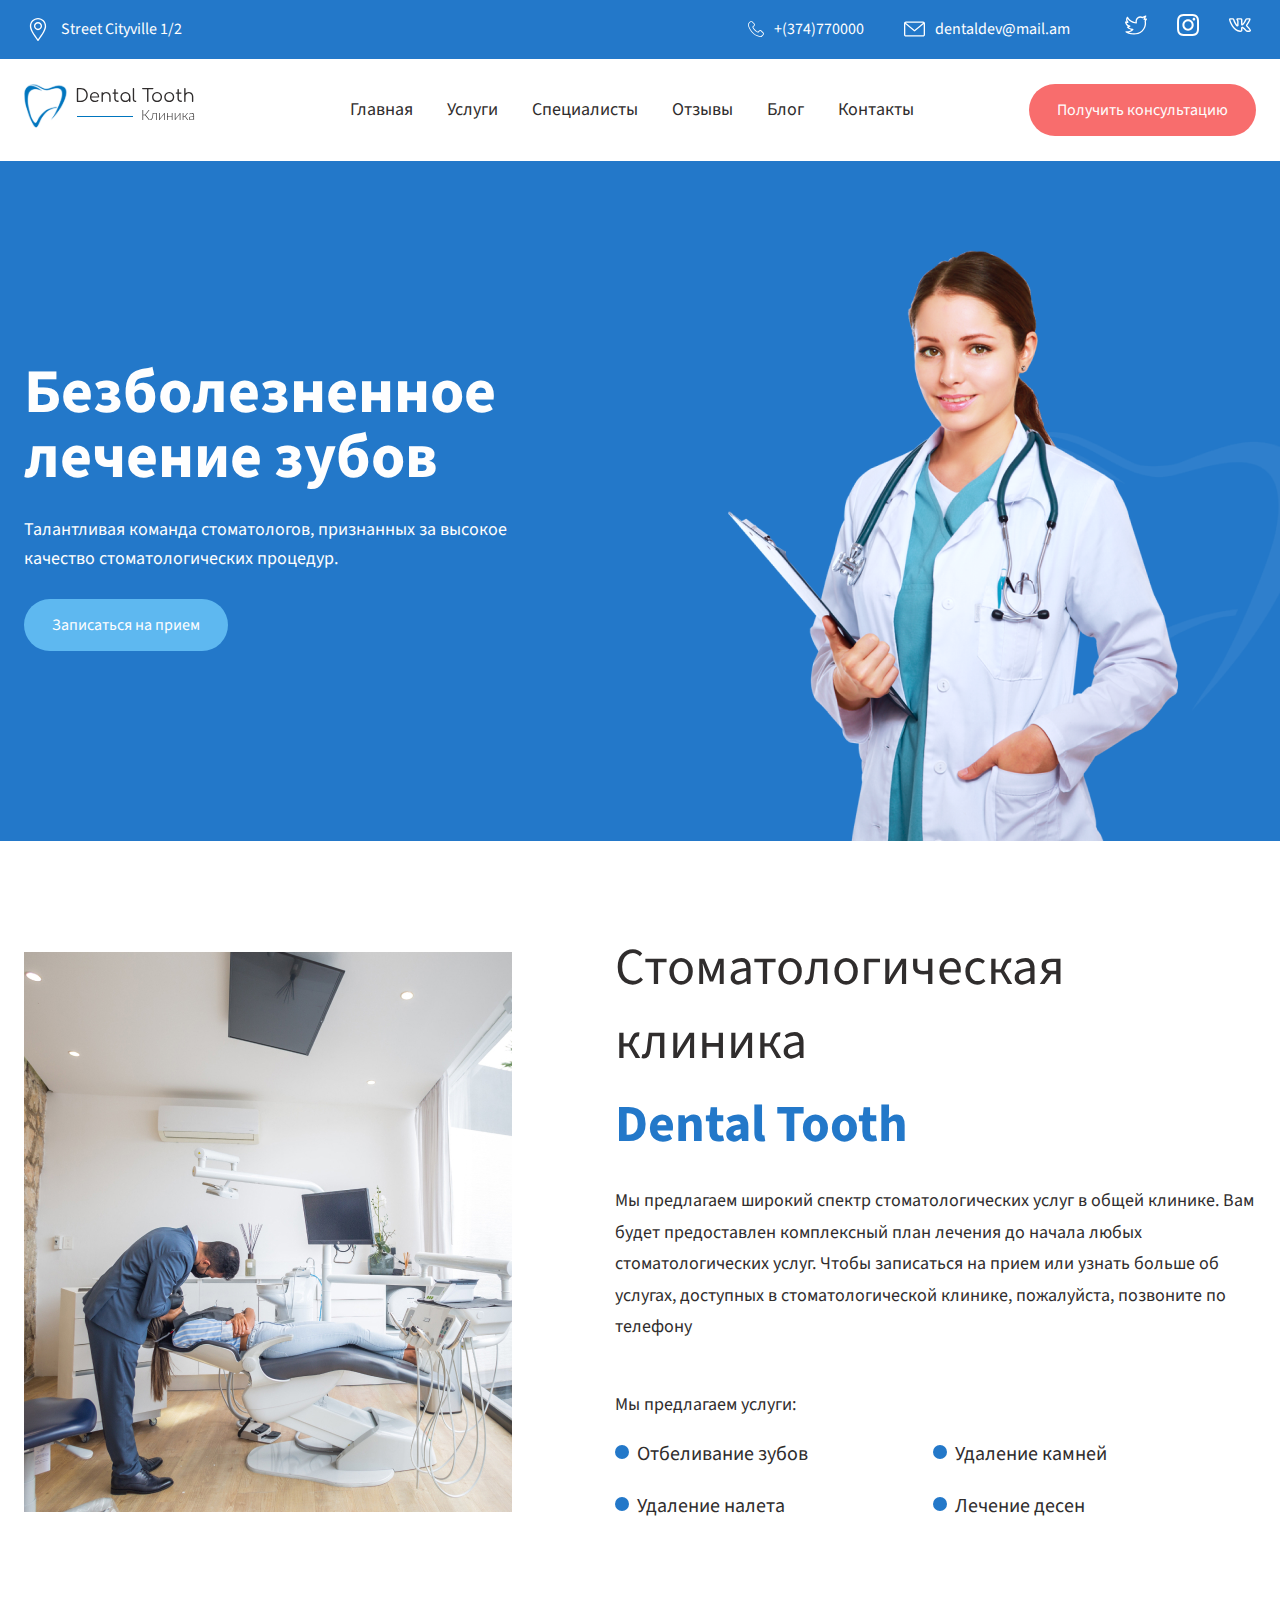
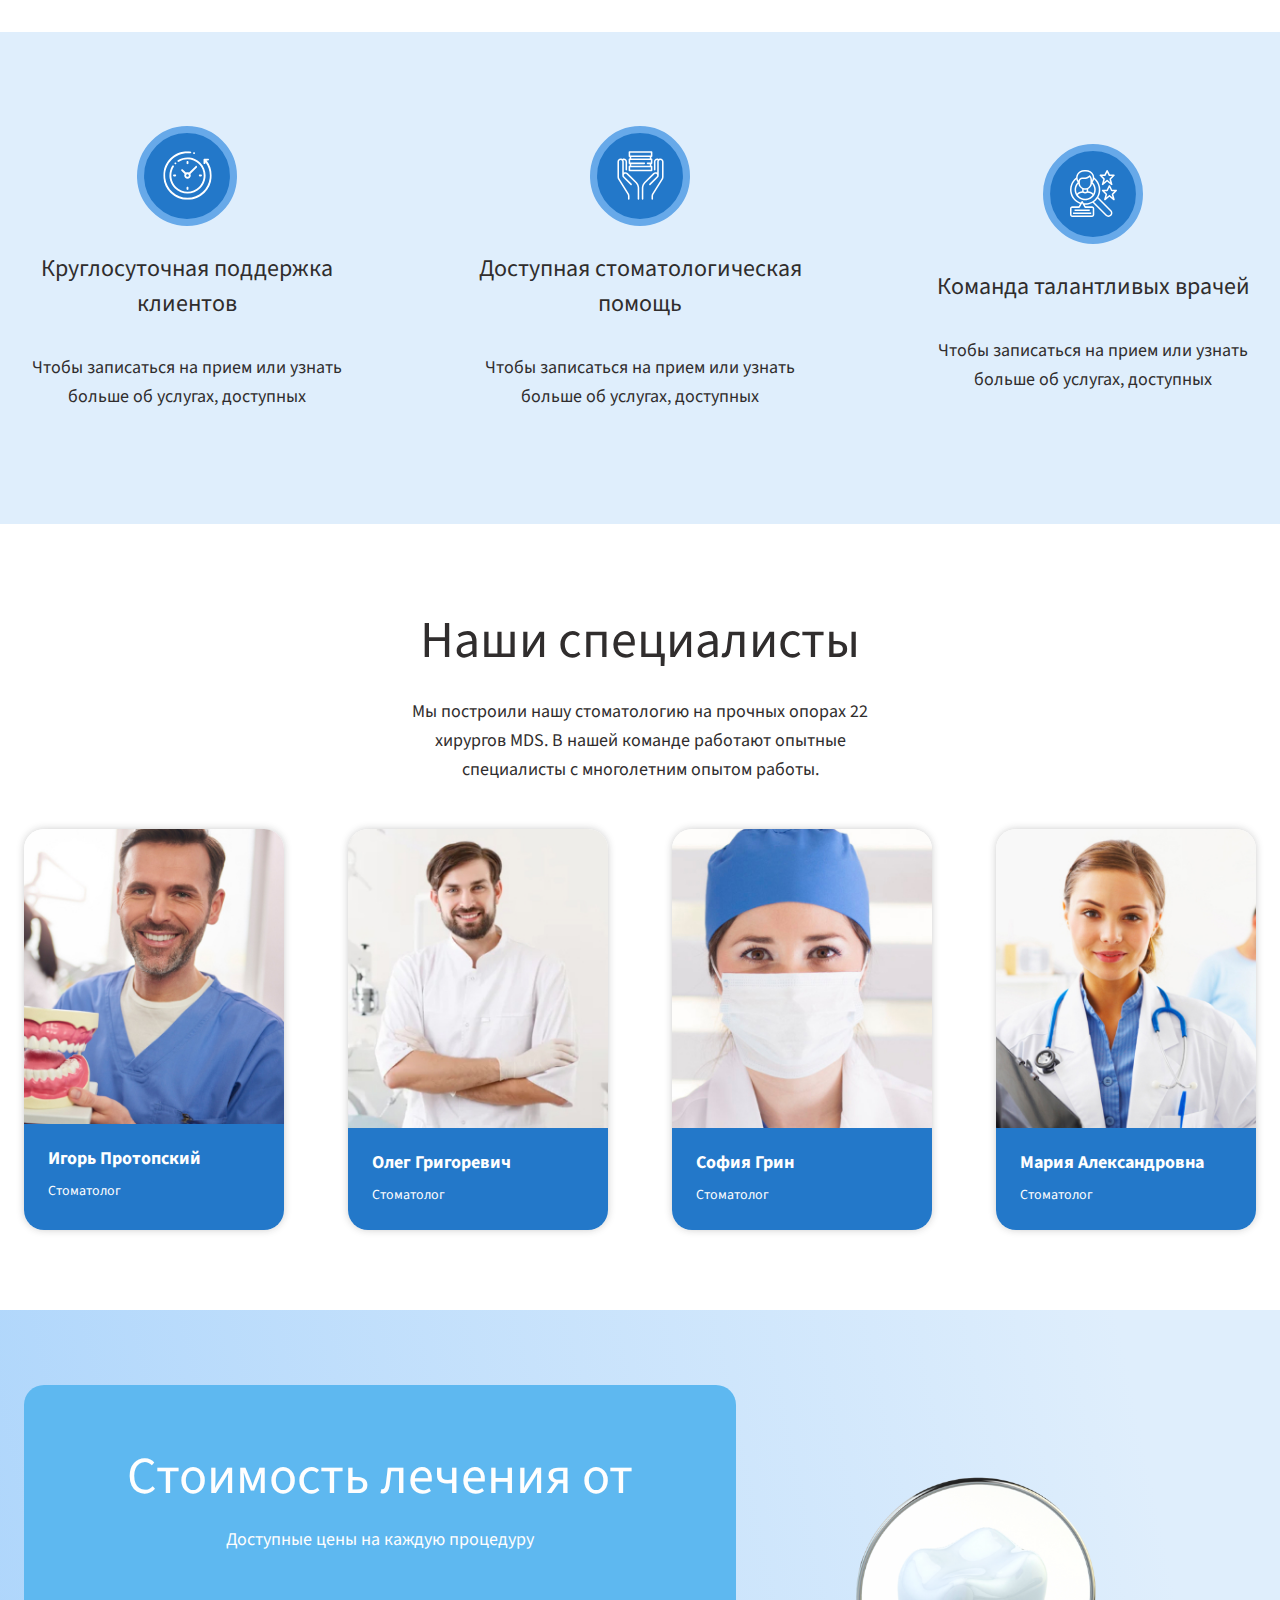
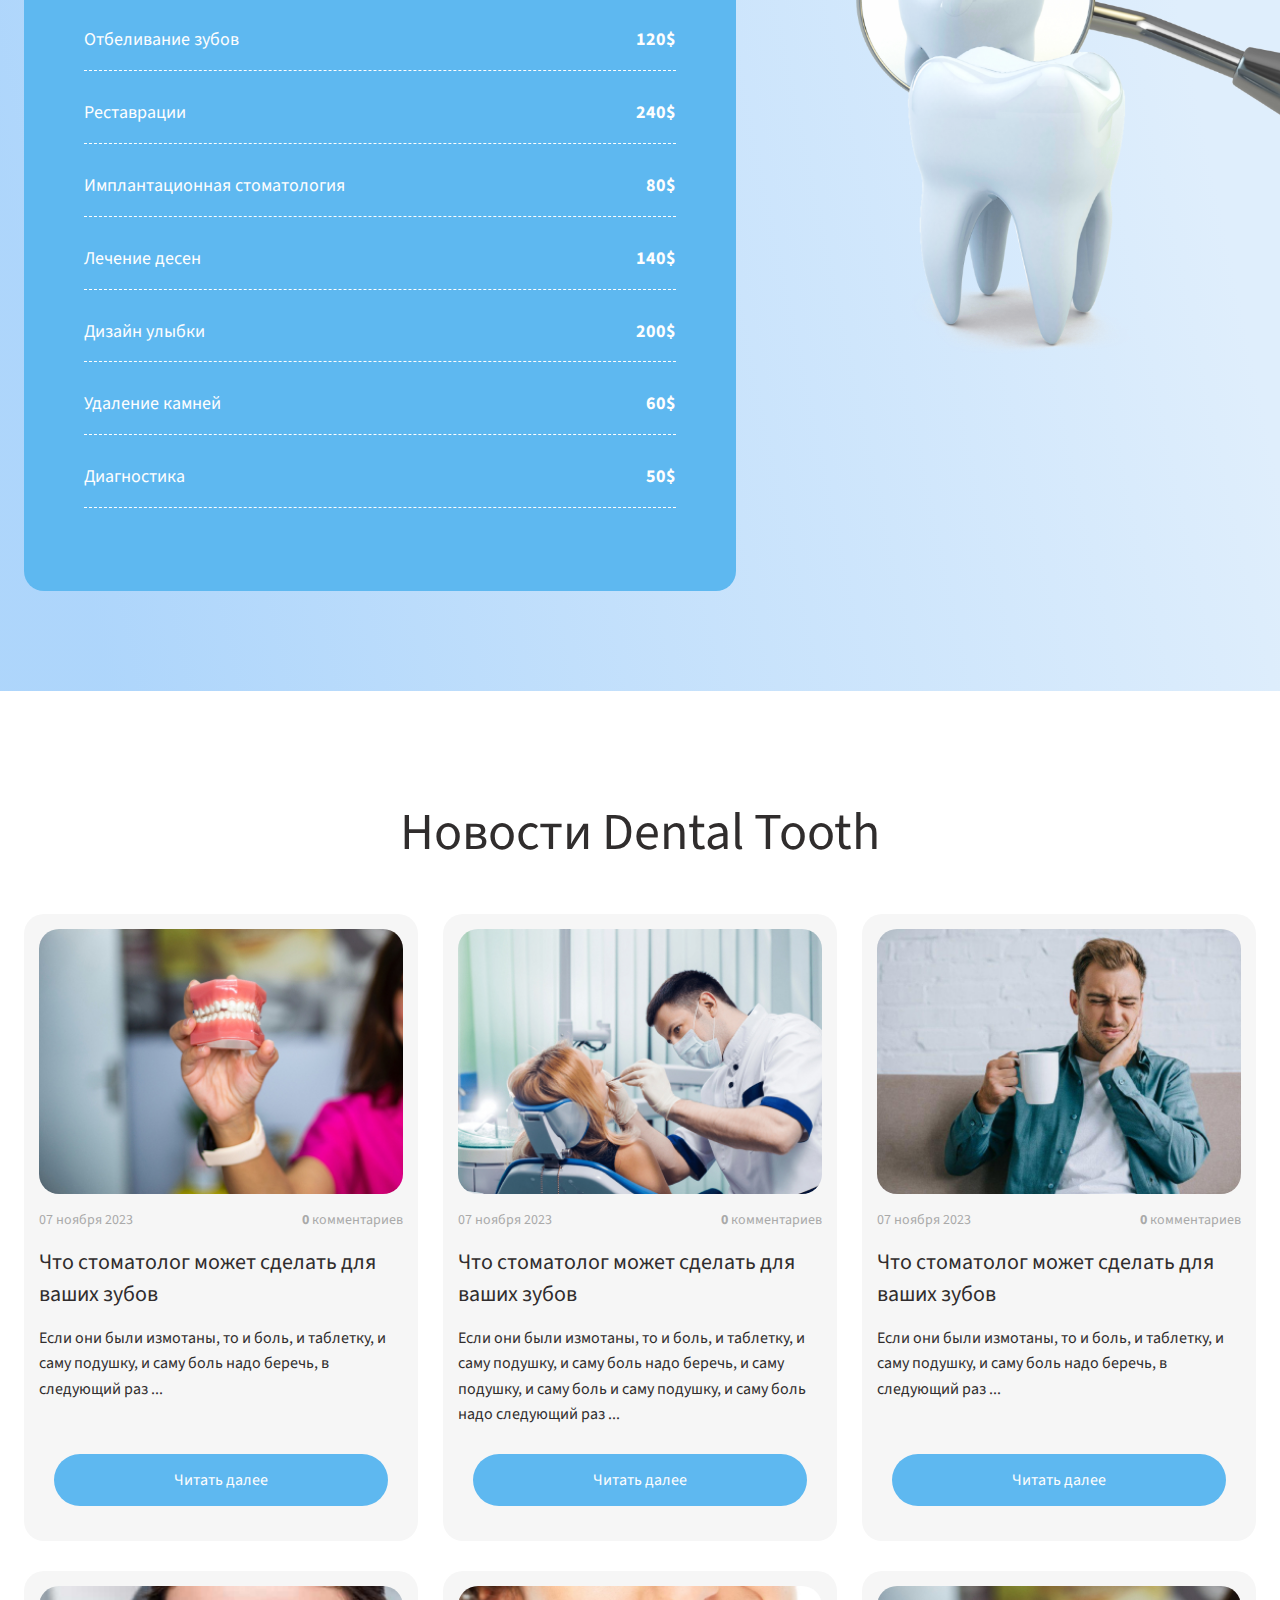
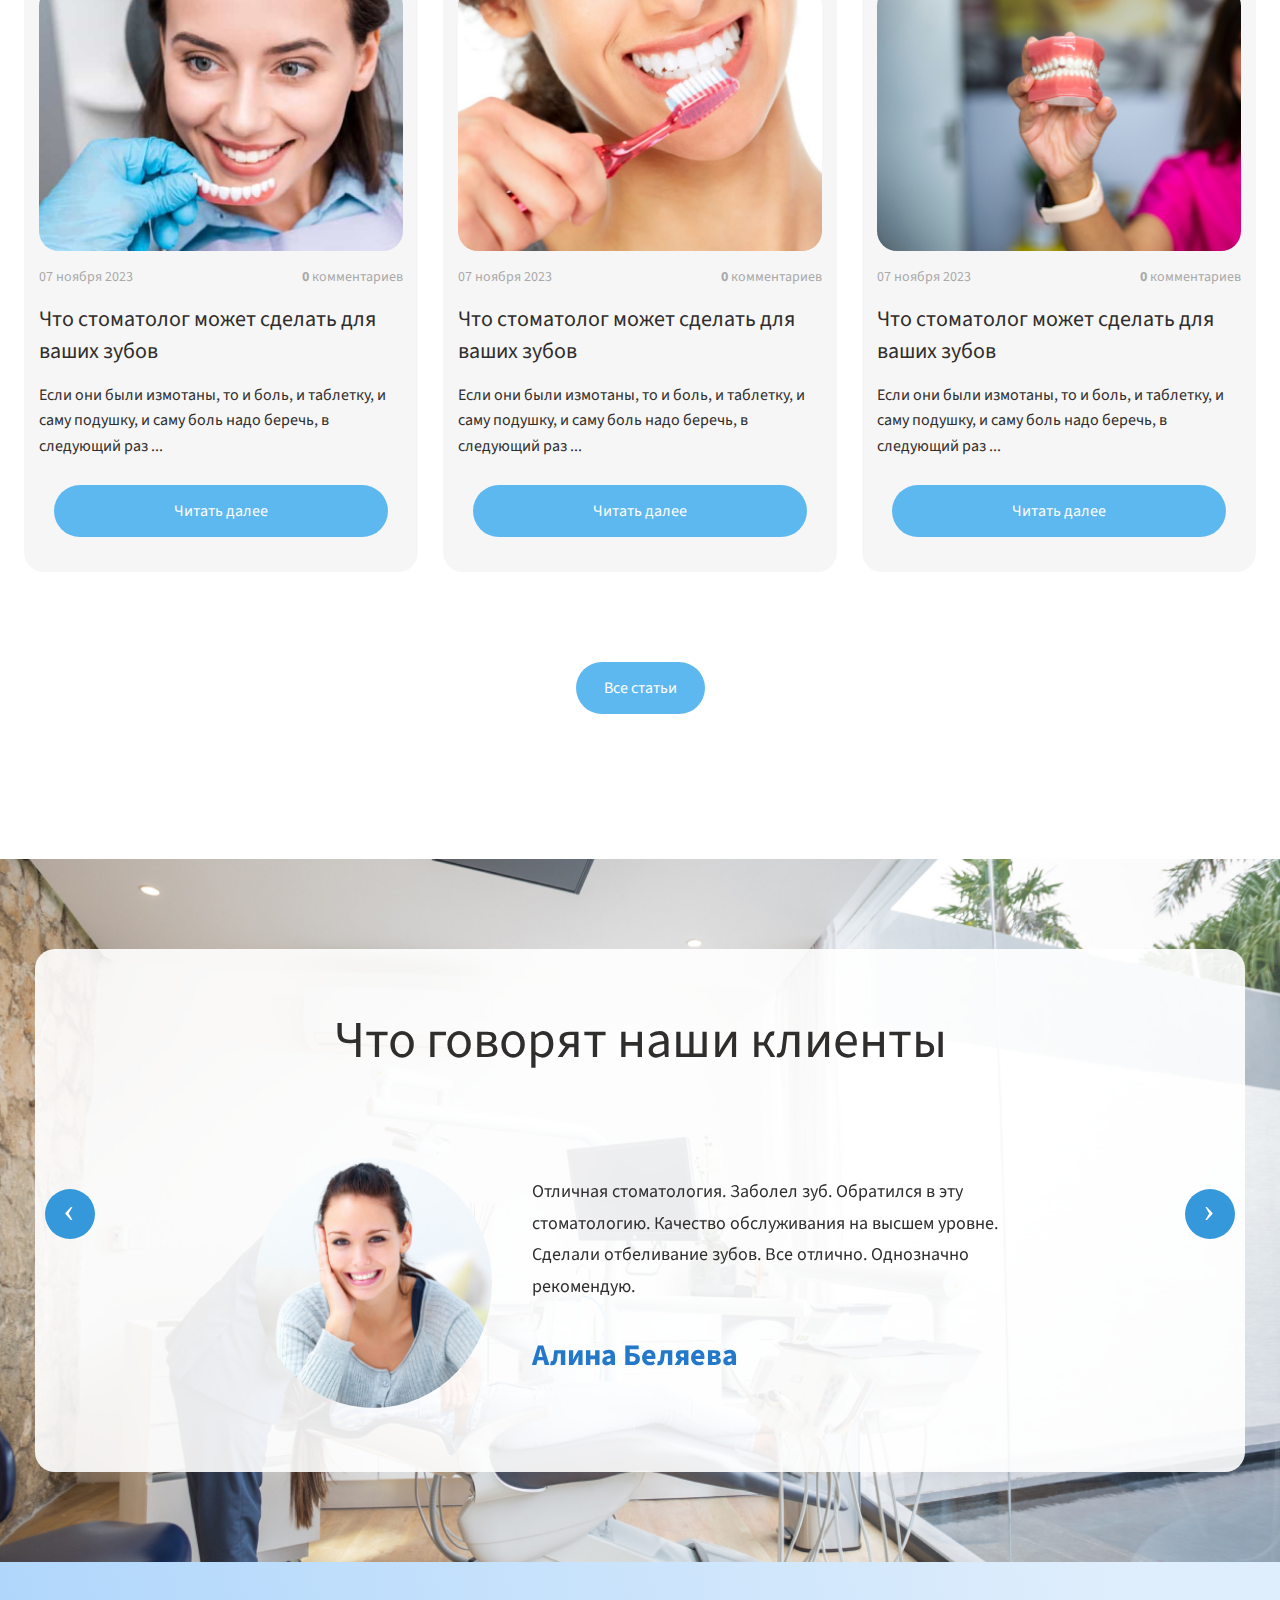
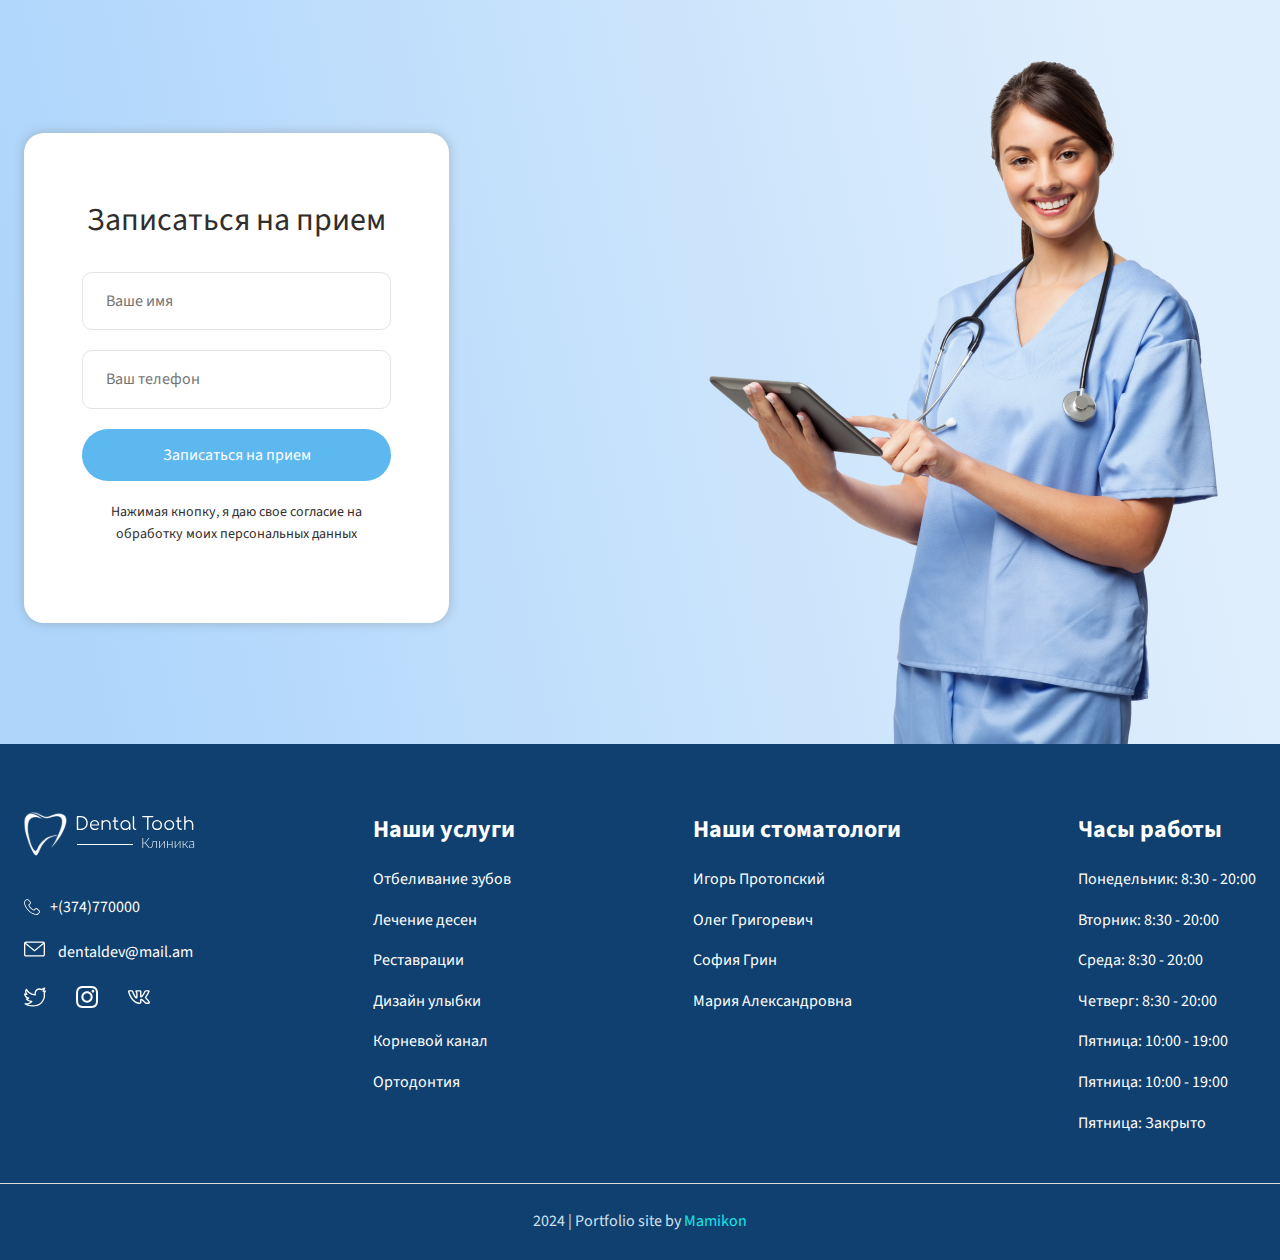
<file: index.html>
<!DOCTYPE html>
<html lang="en">

<head>
    <meta charset="UTF-8">
    <meta name="viewport" content="width=device-width, initial-scale=1.0">
    <link rel="stylesheet" href="assets/css/normalize.css">
    <link rel="stylesheet" href="assets/css/swiper-bundle.min.css">
    <link rel="stylesheet" href="assets/css/style.css">
    <link rel="stylesheet" href="assets/css/media.css">
    <title>Dental</title>
</head>

<body>
    <div class="wrapper">
        <header class="header" id="header">
            <div class="header-top">
                <div class="container header-top-content">
                    <div class="header-top__left">
                        <div class="address-block">
                            <img src="assets/img/icons/location.svg" alt="address">
                            <a href="#">Street Cityville 1/2</a>
                        </div>
                    </div>
                    <div class="header-top__right">
                        <div class="tel-block">
                            <img src="assets/img/icons/phone.svg" alt="phone">
                            <a href="tel:11111">+(374)770000</a>
                        </div>
                        <div class="mail-block">
                            <img src="assets/img/icons/mail.svg" alt="mail">
                            <a href="mailto:dentaldev@mail.am">dentaldev@mail.am</a>
                        </div>
                        <div class="socials-block">
                            <ul class="socials-list">
                                <li class="socials-list__item">
                                    <a href="">
                                        <img src="assets/img/icons/twitter.svg" alt="twitter">
                                    </a>
                                </li>
                                <li class="socials-list__item">
                                    <a href="">
                                        <img src="assets/img/icons/instagram.svg" alt="instagram">
                                    </a>
                                </li>
                                <li class="socials-list__item">
                                    <a href="">
                                        <img src="assets/img/icons/vk.svg" alt="vk">
                                    </a>
                                </li>
                            </ul>
                        </div>
                    </div>
                    <!-- toggle  -->
                    <div class="toggle-menu">
                        <div class="line line1"></div>
                        <div class="line line2"></div>
                        <div class="line line3"></div>
                    </div>
                    <div class="mobile-menu">
                        <div class="tel-block">
                            <img src="assets/img/icons/phone.svg" alt="phone">
                            <a href="tel:11111">+(374)770000</a>
                        </div>

                        <div class="address-block">
                            <img src="assets/img/icons/location.svg" alt="address">
                            <a href="#">Street Cityville 1/2</a>
                        </div>
                        <ul class="socials-list">
                            <li class="socials-list__item">
                                <a href="">
                                    <img src="assets/img/icons/twitter.svg" alt="twitter">
                                </a>
                            </li>
                            <li class="socials-list__item">
                                <a href="">
                                    <img src="assets/img/icons/instagram.svg" alt="instagram">
                                </a>
                            </li>
                            <li class="socials-list__item">
                                <a href="">
                                    <img src="assets/img/icons/vk.svg" alt="vk">
                                </a>
                            </li>
                        </ul>
                        <ul class="mobile-nav__list">
                            <li>
                                <a href="">Главная</a>
                            </li>
                            <li>
                                <a href="">Услуги</a>
                            </li>
                            <li>
                                <a href="">Специалисты</a>
                            </li>
                            <li>
                                <a href="">Отзывы</a>
                            </li>
                            <li>
                                <a href="">Блог</a>
                            </li>
                            <li>
                                <a href="">Контакты</a>
                            </li>
                        </ul>
                    </div>
                    <!-- toggle  -->
                </div>
            </div>
            <div class="header-main container">
                <div class="header-logo">
                    <img src="assets/img/icons/logo.svg" alt="logo">
                </div>
                <div class="header-menu">
                    <nav class="header-nav">
                        <ul class="header-nav__list">
                            <li>
                                <a href="">Главная</a>
                            </li>
                            <li>
                                <a href="">Услуги</a>
                            </li>
                            <li>
                                <a href="">Специалисты</a>
                            </li>
                            <li>
                                <a href="">Отзывы</a>
                            </li>
                            <li>
                                <a href="">Блог</a>
                            </li>
                            <li>
                                <a href="">Контакты</a>
                            </li>
                        </ul>
                    </nav>
                </div>
                <div class="header-btn">
                    <button class="btn action-btn show-modal" aria-haspopup="true">Получить консультацию</button>
                </div>
            </div>
        </header>
        <section class="intro">
            <div class="container">
                <div class="intro-content">
                    <div class="intro-left">
                        <h1 class="intro-title">
                            Безболезненное лечение зубов
                        </h1>
                        <p class="intro-desc">
                            Талантливая команда стоматологов, признанных за высокое качество стоматологических процедур.
                        </p>
                        <button class="btn info-btn">Записаться на прием</button>
                    </div>
                    <div class="intro-right">
                        <div class="intro-img-block">
                            <img src="assets/img/person.png" alt="person" class="intro-img">
                            <img src="assets/img/banner-logo.png" alt="banner-logo" class="intro-img__bg"></img>
                        </div>
                    </div>
                </div>
            </div>
        </section>
        <section class="services container">
            <div class="services-left">
                <img src="assets/img/about-bg.jpg" class="services-img" alt="services">
            </div>
            <div class="services-right">
                <h2 class="services-title">Стоматологическая клиника</h2>
                <span class="main-title">Dental Tooth</span>
                <p class="services-text">
                    Мы предлагаем широкий спектр стоматологических услуг в общей клинике. Вам будет предоставлен
                    комплексный план лечения до начала любых стоматологических услуг. Чтобы записаться на прием или
                    узнать больше об услугах, доступных в стоматологической клинике, пожалуйста, позвоните по телефону
                </p>
                <span class="span-services-list-title">Мы предлагаем услуги:</span>
                <ul class="services-list">
                    <li>Отбеливание зубов</li>
                    <li>Удаление налета</li>
                    <li>Удаление камней</li>
                    <li>Лечение десен</li>
                </ul>
            </div>
        </section>

        <section class="advantages">
            <div class="container">
                <div class="advantages-content">
                    <div class="advantages-item">
                        <img src="assets/img/icons/features-1.svg" alt="advantages icon" class="advantages-icon">
                        <h3 class="advantages-title">Круглосуточная поддержка клиентов</h3>
                        <p class="advantages-text">Чтобы записаться на прием или узнать больше об услугах, доступных
                        </p>
                    </div>

                    <div class="advantages-item">
                        <img src="assets/img/icons/features-2.svg" alt="advantages icon" class="advantages-icon">
                        <h3 class="advantages-title">Доступная стоматологическая помощь</h3>
                        <p class="advantages-text">Чтобы записаться на прием или узнать больше об услугах, доступных
                        </p>
                    </div>

                    <div class="advantages-item">
                        <img src="assets/img/icons/features-3.svg" alt="advantages icon" class="advantages-icon">
                        <h3 class="advantages-title">Команда талантливых врачей</h3>
                        <p class="advantages-text">Чтобы записаться на прием или узнать больше об услугах, доступных
                        </p>
                    </div>
                </div>
            </div>
        </section>

        <section class="team">
            <div class="container">
                <div class="section-head">
                    <h2 class="section-title">Наши специалисты</h2>
                    <p class="section-desc">
                        Мы построили нашу стоматологию на прочных опорах 22 хирургов MDS. В нашей команде работают
                        опытные специалисты с многолетним опытом работы.
                    </p>
                </div>
                <div class="team-block">
                    <a href="" class="team-item">
                        <div class="team-item__img">
                            <img src="assets/img/specialists-1.jpg" alt="team member">
                        </div>
                        <div class="team-item__footer">
                            <h4 class="team-name">Игорь Протопский</h4>
                            <span class="team-position">Стоматолог</span>
                        </div>
                    </a>
                    <a href="" class="team-item">
                        <div class="team-item__img">
                            <img src="assets/img/specialists-2.jpg" alt="team member">
                        </div>
                        <div class="team-item__footer">
                            <h4 class="team-name">Олег Григоревич</h4>
                            <span class="team-position">Стоматолог</span>
                        </div>
                    </a>
                    <a href="" class="team-item">
                        <div class="team-item__img">
                            <img src="assets/img/specialists-3.jpg" alt="team member">
                        </div>
                        <div class="team-item__footer">
                            <h4 class="team-name">София Грин</h4>
                            <span class="team-position">Стоматолог</span>
                        </div>
                    </a>
                    <a href="" class="team-item">
                        <div class="team-item__img">
                            <img src="assets/img/specialists-4.jpg" alt="team member">
                        </div>
                        <div class="team-item__footer">
                            <h4 class="team-name">Мария Александровна</h4>
                            <span class="team-position">Стоматолог</span>
                        </div>
                    </a>
                </div>
            </div>
        </section>
        <section class="pricing">
            <div class="container">
                <div class="price-block">
                    <h3 class="price-block__title">Стоимость лечения от</h3>
                    <div class="price-block__desc">Доступные цены на каждую процедуру</div>
                    <ul class="pricing-list">
                        <li class="pricing-list__item">
                            <span class="pricing-list__name">
                                Отбеливание зубов
                            </span>
                            <span class="pricing-list__price">
                                120$
                            </span>
                        </li>
                        <li class="pricing-list__item">
                            <span class="pricing-list__name">
                                Реставрации
                            </span>
                            <span class="pricing-list__price">
                                240$
                            </span>
                        </li>
                        <li class="pricing-list__item">
                            <span class="pricing-list__name">
                                Имплантационная стоматология
                            </span>
                            <span class="pricing-list__price">
                                80$
                            </span>
                        </li>
                        <li class="pricing-list__item">
                            <span class="pricing-list__name">
                                Лечение десен
                            </span>
                            <span class="pricing-list__price">
                                140$
                            </span>
                        </li>
                        <li class="pricing-list__item">
                            <span class="pricing-list__name">
                                Дизайн улыбки
                            </span>
                            <span class="pricing-list__price">
                                200$
                            </span>
                        </li>
                        <li class="pricing-list__item">
                            <span class="pricing-list__name">
                                Удаление камней
                            </span>
                            <span class="pricing-list__price">
                                60$
                            </span>
                        </li>
                        <li class="pricing-list__item">
                            <span class="pricing-list__name">
                                Диагностика
                            </span>
                            <span class="pricing-list__price">
                                50$
                            </span>
                        </li>
                    </ul>
                </div>
            </div>
        </section>
        <section class="news">
            <div class="container">
                <div class="section-head">
                    <h2 class="section-title">Новости Dental Tooth</h2>
                </div>
            </div>
            <div class="posts-block container">
                <div class="post-item">
                    <img src="assets/img/news-1.jpg" alt="news" class="post-item__img">
                    <div class="post-item__meta">
                        <span class="post-item__meta-date">07 ноября 2023 </span>
                        <div class="post-item__comments">
                            <span class="post-item__comments-count">0</span>
                            <span>комментариев</span>
                        </div>
                    </div>
                    <h3 class="post-item__title">
                        Что стоматолог может сделать для ваших зубов
                    </h3>
                    <p class="post-item__desc">
                        Если они были измотаны, то и боль, и таблетку, и саму подушку, и саму боль надо беречь, в
                        следующий раз ...
                    </p>
                    <a href="" class="post-item__link btn info-btn">Читать далее</a>
                </div>
                <div class="post-item">
                    <img src="assets/img/news-2.jpg" alt="news" class="post-item__img">
                    <div class="post-item__meta">
                        <span class="post-item__meta-date">07 ноября 2023 </span>
                        <div class="post-item__comments">
                            <span class="post-item__comments-count">0</span>
                            <span>комментариев</span>
                        </div>
                    </div>
                    <h3 class="post-item__title">
                        Что стоматолог может сделать для ваших зубов
                    </h3>
                    <p class="post-item__desc">
                        Если они были измотаны, то и боль, и таблетку, и саму подушку, и саму боль надо беречь, и саму
                        подушку, и саму боль и саму подушку, и саму боль надо
                        следующий раз ...
                    </p>
                    <a href="" class="post-item__link btn info-btn">Читать далее</a>
                </div>
                <div class="post-item">
                    <img src="assets/img/news-3.jpg" alt="news" class="post-item__img">
                    <div class="post-item__meta">
                        <span class="post-item__meta-date">07 ноября 2023 </span>
                        <div class="post-item__comments">
                            <span class="post-item__comments-count">0</span>
                            <span>комментариев</span>
                        </div>
                    </div>
                    <h3 class="post-item__title">
                        Что стоматолог может сделать для ваших зубов
                    </h3>
                    <p class="post-item__desc">
                        Если они были измотаны, то и боль, и таблетку, и саму подушку, и саму боль надо беречь, в
                        следующий раз ...
                    </p>
                    <a href="" class="post-item__link btn info-btn">Читать далее</a>
                </div>
                <div class="post-item">
                    <img src="assets/img/news-4.jpg" alt="news" class="post-item__img">
                    <div class="post-item__meta">
                        <span class="post-item__meta-date">07 ноября 2023 </span>
                        <div class="post-item__comments">
                            <span class="post-item__comments-count">0</span>
                            <span>комментариев</span>
                        </div>
                    </div>
                    <h3 class="post-item__title">
                        Что стоматолог может сделать для ваших зубов
                    </h3>
                    <p class="post-item__desc">
                        Если они были измотаны, то и боль, и таблетку, и саму подушку, и саму боль надо беречь, в
                        следующий раз ...
                    </p>
                    <a href="" class="post-item__link btn info-btn">Читать далее</a>
                </div>
                <div class="post-item">
                    <img src="assets/img/news-5.jpg" alt="news" class="post-item__img">
                    <div class="post-item__meta">
                        <span class="post-item__meta-date">07 ноября 2023 </span>
                        <div class="post-item__comments">
                            <span class="post-item__comments-count">0</span>
                            <span>комментариев</span>
                        </div>
                    </div>
                    <h3 class="post-item__title">
                        Что стоматолог может сделать для ваших зубов
                    </h3>
                    <p class="post-item__desc">
                        Если они были измотаны, то и боль, и таблетку, и саму подушку, и саму боль надо беречь, в
                        следующий раз ...
                    </p>
                    <a href="" class="post-item__link btn info-btn">Читать далее</a>
                </div>
                <div class="post-item">
                    <img src="assets/img/news-6.jpg" alt="news" class="post-item__img">
                    <div class="post-item__meta">
                        <span class="post-item__meta-date">07 ноября 2023 </span>
                        <div class="post-item__comments">
                            <span class="post-item__comments-count">0</span>
                            <span>комментариев</span>
                        </div>
                    </div>
                    <h3 class="post-item__title">
                        Что стоматолог может сделать для ваших зубов
                    </h3>
                    <p class="post-item__desc">
                        Если они были измотаны, то и боль, и таблетку, и саму подушку, и саму боль надо беречь, в
                        следующий раз ...
                    </p>
                    <a href="" class="post-item__link btn info-btn">Читать далее</a>
                </div>

            </div>
            <div class="container">
                <div class="button-block">
                    <a href="" class="btn info-btn">Все статьи</a>
                </div>
            </div>
        </section>


        <section class="reviews">
            <div class="container">
                <div class="swiper reviews-swiper">
                    <div class="swiper-wrapper">
                        <div class="swiper-slide">
                            <div class="review-block">
                                <div class="review-item">
                                    <h2 class="review-item__title">Что говорят наши клиенты</h2>
                                    <div class="review-content">
                                        <div class="review-img">
                                            <img src="assets/img/reviews-avatar-1.jpg" alt="reviews">
                                        </div>
                                        <div class="review-meta">
                                            <p class="review-text">
                                                Отличная стоматология. Заболел зуб. Обратился в эту стоматологию.
                                                Качество
                                                обслуживания на высшем уровне. Сделали отбеливание зубов. Все отлично.
                                                Однозначно рекомендую.
                                            </p>
                                            <p class="review-name">Алина Беляева</p>
                                        </div>
                                    </div>
                                </div>
                            </div>
                        </div>
                        <div class="swiper-slide">
                            <div class="review-block">
                                <div class="review-item">
                                    <h2 class="review-item__title">Что говорят наши клиенты</h2>
                                    <div class="review-content">
                                        <div class="review-img">
                                            <img src="assets/img/reviews-avatar-1.jpg" alt="reviews">
                                        </div>
                                        <div class="review-meta">
                                            <p class="review-text">
                                                Отличная стоматология. Заболел зуб. Обратился в эту стоматологию.
                                                Качество
                                                обслуживания на высшем уровне. Сделали отбеливание зубов. Все отлично.
                                                Однозначно рекомендую.
                                            </p>
                                            <p class="review-name">Алина Беляева</p>
                                        </div>
                                    </div>
                                </div>
                            </div>
                        </div>
                        <div class="swiper-slide">
                            <div class="review-block">
                                <div class="review-item">
                                    <h2 class="review-item__title">Что говорят наши клиенты</h2>
                                    <div class="review-content">
                                        <div class="review-img">
                                            <img src="assets/img/reviews-avatar-1.jpg" alt="reviews">
                                        </div>
                                        <div class="review-meta">
                                            <p class="review-text">
                                                Отличная стоматология. Заболел зуб. Обратился в эту стоматологию.
                                                Качество
                                                обслуживания на высшем уровне. Сделали отбеливание зубов. Все отлично.
                                                Однозначно рекомендую.
                                            </p>
                                            <p class="review-name">Алина Беляева</p>
                                        </div>
                                    </div>
                                </div>
                            </div>
                        </div>
                    </div>
                    <div class="swiper-button-next"></div>
                    <div class="swiper-button-prev"></div>
                </div>
            </div>
        </section>
        <section class="signup">
            <div class="signup-content container">
                <div class="signup-form-block">
                    <form action="" class="signup-form">
                        <h3 class="signup-form__title">Записаться на прием</h3>
                        <input type="text" name="" id="" placeholder="Ваше имя">
                        <input type="tel" name="" id="" placeholder="Ваш телефон">
                        <button class="btn info-btn">Записаться на прием</button>
                        <p class="form-info">Нажимая кнопку, я даю свое согласие на обработку моих персональных данных
                        </p>
                    </form>
                </div>
                <div class="signup-img">
                    <img src="assets/img/form-bg.png" alt="signup">
                </div>
            </div>
        </section>

        <footer class="footer">
            <div class="footer-content container">
                <div class="footer-info">
                    <img src="assets/img/icons/logo-light.svg" class="footer-logo" alt="logo">
                    <div class="tel-block">
                        <img src="assets/img/icons/phone.svg" alt="phone">
                        <a href="tel:11111">+(374)770000</a>
                    </div>
                    <div class="mail-block">
                        <img src="assets/img/icons/mail.svg" alt="mail">
                        <a href="mailto:dentaldev@mail.am">dentaldev@mail.am</a>
                    </div>

                    <ul class="socials-list">
                        <li class="socials-list__item">
                            <a href="">
                                <img src="assets/img/icons/twitter.svg" alt="twitter">
                            </a>
                        </li>
                        <li class="socials-list__item">
                            <a href="">
                                <img src="assets/img/icons/instagram.svg" alt="instagram">
                            </a>
                        </li>
                        <li class="socials-list__item">
                            <a href="">
                                <img src="assets/img/icons/vk.svg" alt="vk">
                            </a>
                        </li>
                    </ul>
                </div>

                <div class="footer-list-block">
                    <h4 class="footer-blok-title">Наши услуги</h4>
                    <ul class="footer-list">
                        <li>Отбеливание зубов</li>
                        <li>Лечение десен</li>
                        <li>Реставрации</li>
                        <li>Дизайн улыбки</li>
                        <li>Корневой канал</li>
                        <li>Ортодонтия</li>
                    </ul>
                </div>

                <div class="footer-list-block">
                    <h4 class="footer-blok-title">Наши стоматологи</h4>
                    <ul class="footer-list">
                        <li><a href="">Игорь Протопский</a></li>
                        <li><a href="">Олег Григоревич</a></li>
                        <li><a href="">София Грин</a></li>
                        <li><a href="">Мария Александровна</a></li>
                    </ul>
                </div>

                <div class="footer-list-block">
                    <h4 class="footer-blok-title">Часы работы</h4>
                    <ul class="footer-list">
                        <li>Понедельник: <span class="work-time">8:30 - 20:00</span></li>
                        <li>Вторник: <span class="work-time">8:30 - 20:00</span></li>
                        <li>Среда: <span class="work-time">8:30 - 20:00</span></li>
                        <li>Четверг: <span class="work-time">8:30 - 20:00</span></li>
                        <li>Пятница: <span class="work-time">10:00 - 19:00</span></li>
                        <li>Пятница: <span class="work-time">10:00 - 19:00</span></li>
                        <li>Пятница: <span class="work-time">Закрыто</span></li>
                    </ul>
                </div>
            </div>
            <div class="footer-copyright">
                <div class="copyright">2024 | Portfolio site by <a class="author" href="https://vk.com/mamikonarsvk/"
                        target="_blank">Mamikon</a></div>
            </div>
            <div class="mask-modal" role="dialog"></div>
            <div class="modal" role="alert">
                <button class="close-modal" role="button">X</button>
                <h3 class="modal-title">Получить консультацию</h3>
                <form action="" class="modal-form">
                    <input type="text" placeholder="Ваше имя">
                    <input type="tel" placeholder="Ваш телефон">
                    <button class="btn info-btn">Отправить</button>
                    <p class="form-info">Нажимая кнопку, я даю свое согласие на обработку моих персональных данных
                    </p>
                </form>
            </div>
        </footer>
    </div>
    <script src="assets/js/swiper-bundle.min.js"></script>
    <script src="assets/js/script.js"></script>
</body>

</html>
</file>
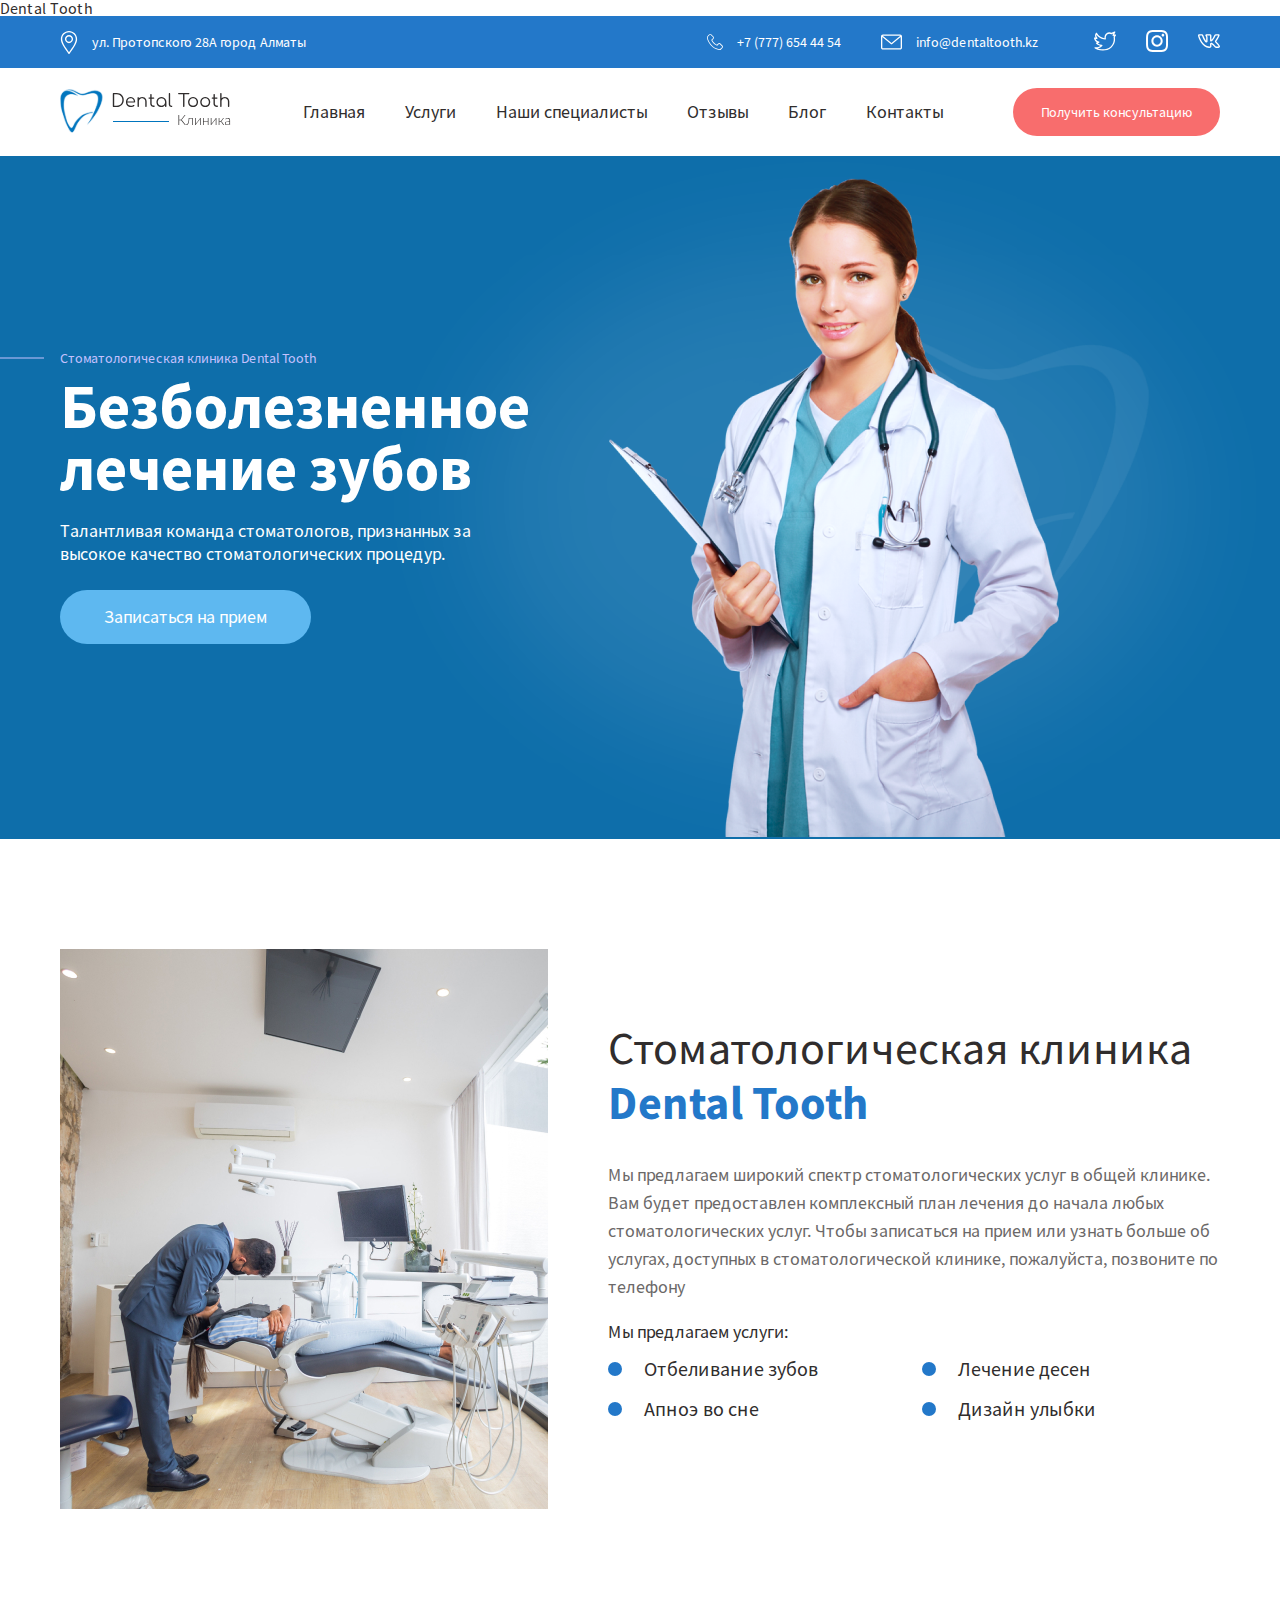
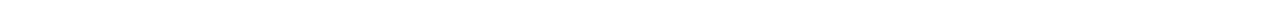
<file: assets/img/demo/index.html>
<!DOCTYPE html>
<html lang="ru">

<head>
	<meta charset="UTF-8">
	<meta http-equiv="X-UA-Compatible" content="IE=edge">
	<meta name="viewport" content="width=device-width, initial-scale=1.0, maximum-scale=1.0, minimum-scale=1.0, user-scalable=no, target-densityDpi=device-dpi" />
	<titel>Dental Tooth</titel>
	<link rel="stylesheet" href="fonts/stylesheet.css">
	<link rel="stylesheet" href="css/style.css">
</head>

<body>

	<header class="header">
		<div class="header-top">
			<div class="container">
				<div class="header-top-row">
					<div class="header-top-location">
						<img src="images/location.svg" alt="Адрес">
						<span>ул. Протопского 28А город Алматы</span>
					</div>

					<div class="header-top-right">
						<a href="tel:77776544454" class="header-top-phone">
							<img src="images/phone.svg" alt="Телефон">
							<span>+7 (777) 654 44 54</span>
						</a>
						<a href="malito:info@dentaltooth.kz" class="header-top-email">
							<img src="images/envelope.svg" alt="Email">
							<span>info@dentaltooth.kz</span>
						</a>

						<div class="header-top-social">
							<a href="#">
								<img src="images/twitter.svg" alt="Twitter">
							</a>
							<a href="#">
								<img src="images/instagram.svg" alt="Instagram">
							</a>
							<a href="#">
								<img src="images/vk.svg" alt="Vk">
							</a>
						</div>
					</div>
					<div class="hamburger">
						<img src="images/hamburger.svg" alt="Hamburger">
					</div>
				</div>
			</div>
		</div>

		<div class="header-bottom">
			<div class="container">
				<div class="header-bottom-row">
					<a href="#" class="header-logo">
						<img src="images/logo.svg" alt="Dental Tooth">
					</a>
					<nav class="menu-nav">
						<ul>
							<li><a href="#">Главная</a></li>
							<li><a href="#">Услуги</a></li>
							<li><a href="#">Наши специалисты</a></li>
							<li><a href="#">Отзывы</a></li>
							<li><a href="#">Блог</a></li>
							<li><a href="#">Контакты</a></li>
						</ul>
					</nav>
					<a href="#" class="header-bottom-btn">Получить консультацию</a>
				</div>
			</div>
		</div>

		<div class="mobile-menu">
			<div class="mobile-menu-header">
				<div class="mobile-menu-titel">Меню</div>
				<div class="mobile-menu-close"><img src="images/close.svg" alt="Закрыть меню"></div>
			</div>
			<div class="mobile-menu-body">
				<a href="tel:77776544454" class="header-top-phone">
					<img src="images/phone.svg" alt="Телефон">
					<span>+7 (777) 654 44 54</span>
				</a>
				<a href="malito:info@dentaltooth.kz" class="header-top-email">
					<img src="images/envelope.svg" alt="Email">
					<span>info@dentaltooth.kz</span>
				</a>

				<div class="header-top-social">
					<a href="#">
						<img src="images/twitter.svg" alt="Twitter">
					</a>
					<a href="#">
						<img src="images/instagram.svg" alt="Instagram">
					</a>
					<a href="#">
						<img src="images/vk.svg" alt="Vk">
					</a>
				</div>

				<nav class="mobile-menu-nav">
					<ul>
						<li><a href="#">Главная</a></li>
						<li><a href="#">Услуги</a></li>
						<li><a href="#">Наши специалисты</a></li>
						<li><a href="#">Отзывы</a></li>
						<li><a href="#">Блог</a></li>
						<li><a href="#">Контакты</a></li>
					</ul>
				</nav>
			</div>
		</div>
	</header>

	<section class="s-banner">
		<div class="container">
			<div class="banner-row">
				<div class="banner-left">
					<div class="banner-subtitel">Стоматологическая клиника Dental Tooth</div>
					<h1 class="banner-titel">Безболезненное лечение зубов</h1>
					<div class="banner-description">
						Талантливая команда стоматологов, признанных за <br>
						высокое качество стоматологических процедур.
					</div>
					<a href="#" class="banner-btn">Записаться на прием</a>
				</div>
				<div class="banner-right">
					<img class="banner-image" src="images/girl.png" alt="Girl">
					<img class="banner-logo" src="images/banner-logo.png" alt="Banner logo">
					<span class="banner-circle"></span>
				</div>
			</div>
		</div>
	</section>

	<section class="s-about">
		<div class="container">
			<div class="about-row">
				<div class="about-left">
					<img src="images/about-bg.jpg" alt="О нас изображение">
				</div>
				<div class="about-right">
					<h2 class="def-titel">
						Стоматологическая клиника <br>
						<span class="titel-bold">Dental Tooth</span>
					</h2>
					<div class="about-description">
						Мы предлагаем широкий спектр стоматологических услуг в общей клинике. Вам будет предоставлен комплексный план лечения до начала любых стоматологических услуг. Чтобы записаться на прием или узнать больше об услугах, доступных в стоматологической клинике, пожалуйста, позвоните по телефону
					</div>

					<div class="about-list-wrap">
						<div class="about-list-titel">Мы предлагаем услуги:</div>
						<ul>
							<li>Отбеливание зубов</li>
							<li>Апноэ во сне</li>
							<li>Лечение десен</li>
							<li>Дизайн улыбки</li>
						</ul>
					</div>
				</div>
			</div>
		</div>
	</section>


	<script src="js/jquery-3.6.4.min.js"></script>
	<script src="js/script.js"></script>
</body>

</html>
</file>
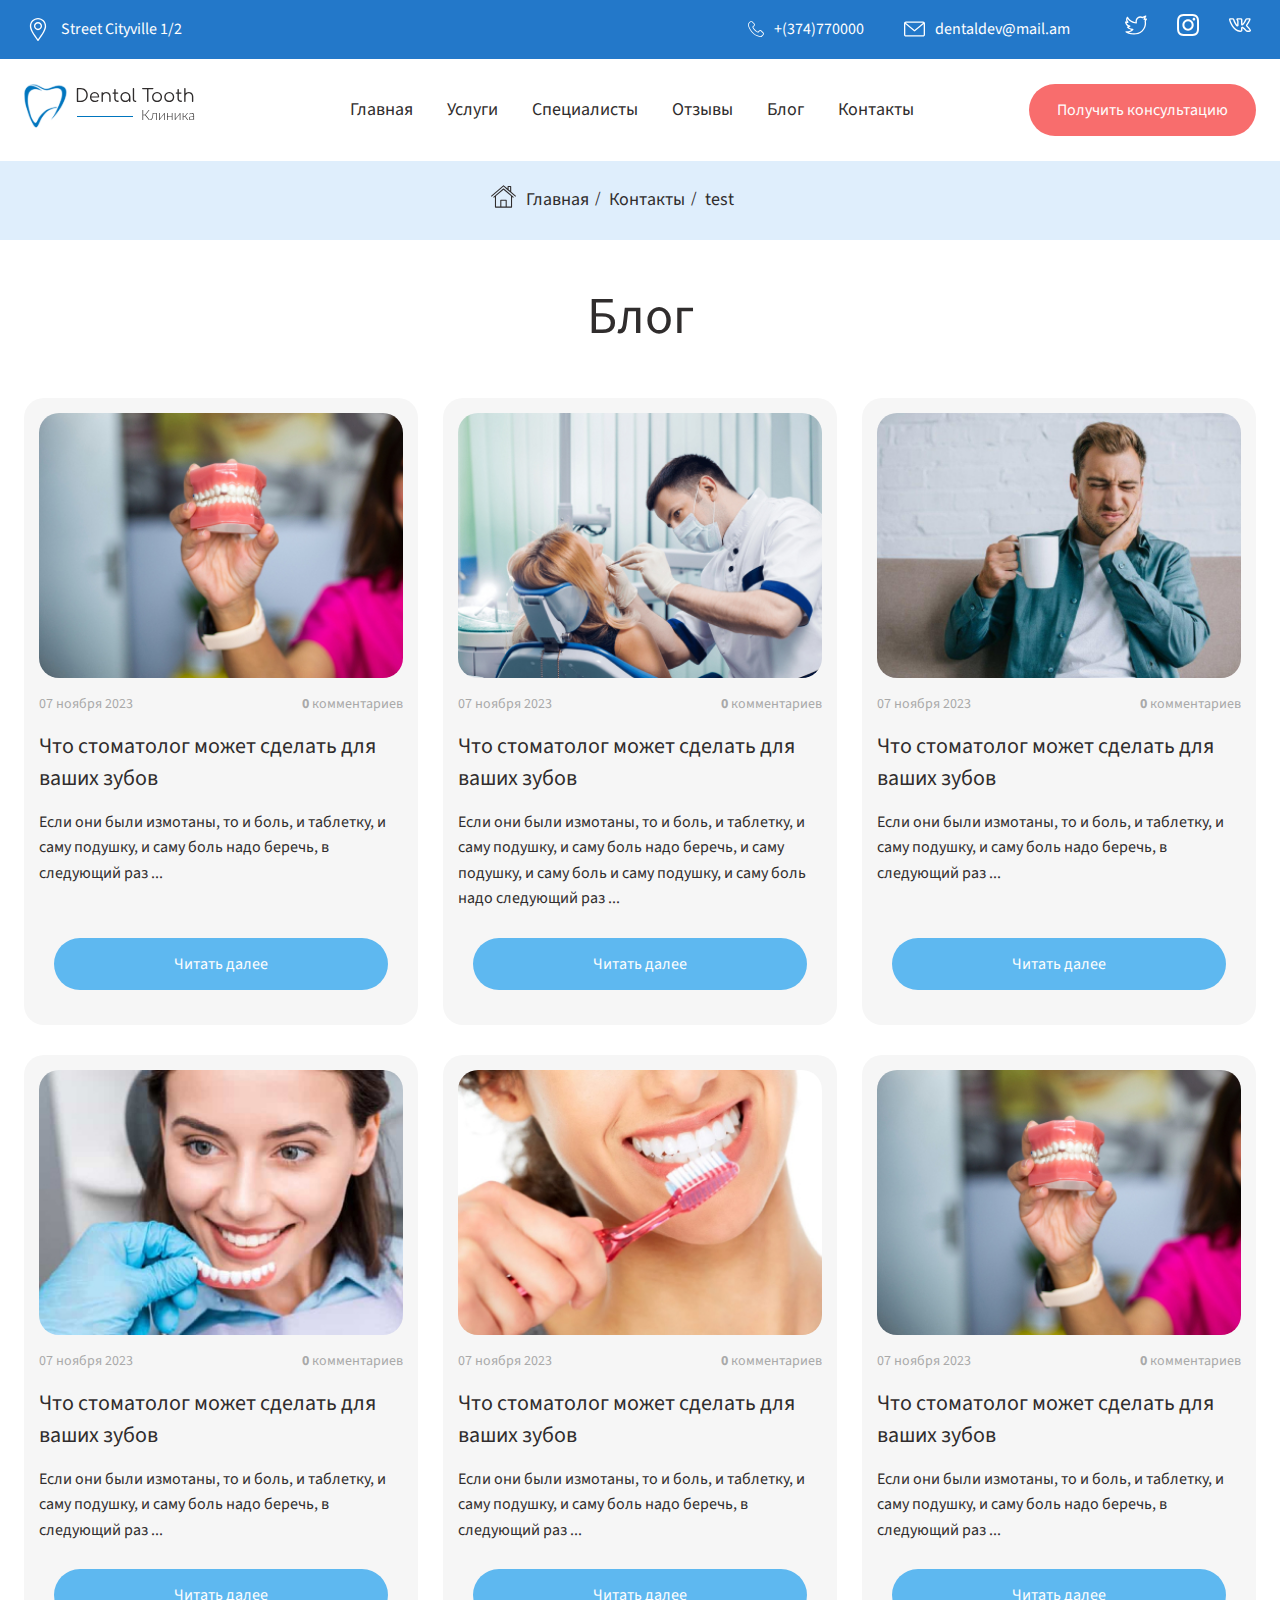
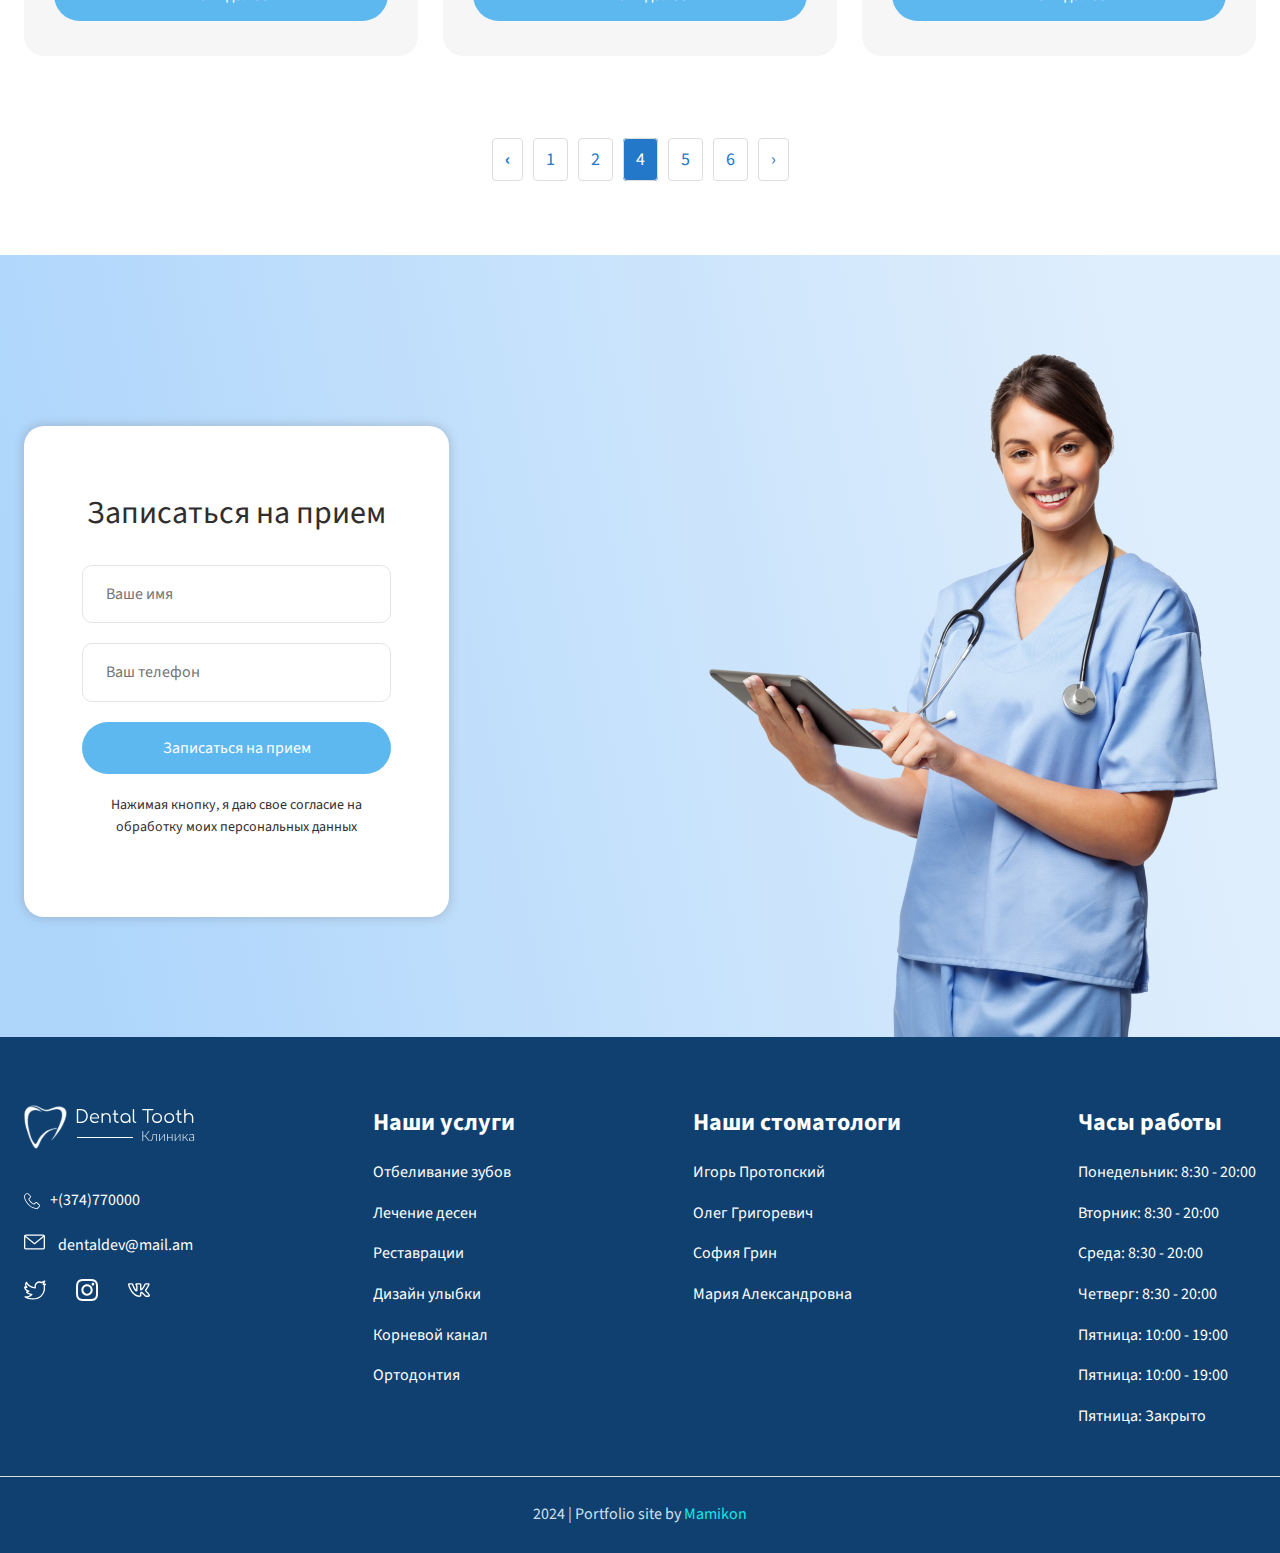
<file: blog.html>
<!DOCTYPE html>
<html lang="en">

<head>
    <meta charset="UTF-8">
    <meta name="viewport" content="width=device-width, initial-scale=1.0">
    <link rel="stylesheet" href="assets/css/normalize.css">
    <link rel="stylesheet" href="assets/css/swiper-bundle.min.css">
    <link rel="stylesheet" href="assets/css/style.css">
    <link rel="stylesheet" href="assets/css/media.css">
    <title>Блог</title>
</head>

<body>
    <div class="wrapper">
        <header class="header" id="header">
            <div class="header-top">
                <div class="container header-top-content">
                    <div class="header-top__left">
                        <div class="address-block">
                            <img src="assets/img/icons/location.svg" alt="address">
                            <a href="#">Street Cityville 1/2</a>
                        </div>
                    </div>
                    <div class="header-top__right">
                        <div class="tel-block">
                            <img src="assets/img/icons/phone.svg" alt="phone">
                            <a href="tel:11111">+(374)770000</a>
                        </div>
                        <div class="mail-block">
                            <img src="assets/img/icons/mail.svg" alt="mail">
                            <a href="mailto:dentaldev@mail.am">dentaldev@mail.am</a>
                        </div>
                        <div class="socials-block">
                            <ul class="socials-list">
                                <li class="socials-list__item">
                                    <a href="">
                                        <img src="assets/img/icons/twitter.svg" alt="twitter">
                                    </a>
                                </li>
                                <li class="socials-list__item">
                                    <a href="">
                                        <img src="assets/img/icons/instagram.svg" alt="instagram">
                                    </a>
                                </li>
                                <li class="socials-list__item">
                                    <a href="">
                                        <img src="assets/img/icons/vk.svg" alt="vk">
                                    </a>
                                </li>
                            </ul>
                        </div>
                    </div>
                    <!-- toggle  -->
                    <div class="toggle-menu">
                        <div class="line line1"></div>
                        <div class="line line2"></div>
                        <div class="line line3"></div>
                    </div>
                    <div class="mobile-menu">
                        <div class="tel-block">
                            <img src="assets/img/icons/phone.svg" alt="phone">
                            <a href="tel:11111">+(374)770000</a>
                        </div>

                        <div class="address-block">
                            <img src="assets/img/icons/location.svg" alt="address">
                            <a href="#">Street Cityville 1/2</a>
                        </div>
                        <ul class="socials-list">
                            <li class="socials-list__item">
                                <a href="">
                                    <img src="assets/img/icons/twitter.svg" alt="twitter">
                                </a>
                            </li>
                            <li class="socials-list__item">
                                <a href="">
                                    <img src="assets/img/icons/instagram.svg" alt="instagram">
                                </a>
                            </li>
                            <li class="socials-list__item">
                                <a href="">
                                    <img src="assets/img/icons/vk.svg" alt="vk">
                                </a>
                            </li>
                        </ul>
                        <ul class="mobile-nav__list">
                            <li>
                                <a href="">Главная</a>
                            </li>
                            <li>
                                <a href="">Услуги</a>
                            </li>
                            <li>
                                <a href="">Специалисты</a>
                            </li>
                            <li>
                                <a href="">Отзывы</a>
                            </li>
                            <li>
                                <a href="">Блог</a>
                            </li>
                            <li>
                                <a href="">Контакты</a>
                            </li>
                        </ul>
                    </div>
                    <!-- toggle  -->
                </div>
            </div>
            <div class="header-main container">
                <div class="header-logo">
                    <img src="assets/img/icons/logo.svg" alt="logo">
                </div>
                <div class="header-menu">
                    <nav class="header-nav">
                        <ul class="header-nav__list">
                            <li>
                                <a href="">Главная</a>
                            </li>
                            <li>
                                <a href="">Услуги</a>
                            </li>
                            <li>
                                <a href="">Специалисты</a>
                            </li>
                            <li>
                                <a href="">Отзывы</a>
                            </li>
                            <li>
                                <a href="">Блог</a>
                            </li>
                            <li>
                                <a href="">Контакты</a>
                            </li>
                        </ul>
                    </nav>
                </div>
                <div class="header-btn">
                    <button class="btn action-btn">Получить консультацию</button>
                </div>
            </div>
        </header>
        <div class="breadcrumbs-block">
            <ul class="breadcrumbs-list">
                <li><a href="">Главная</a></li>
                <li><a href="">Контакты</a></li>
                <li><a href="">test</a></li>
            </ul>
        </div>

        <section class="blog-posts">
            <div class="container">
                <div class="section-head">
                    <h2 class="section-title">Блог</h2>
                </div>
            </div>
            <div class="posts-block container">
                <div class="post-item">
                    <img src="assets/img/news-1.jpg" alt="news" class="post-item__img">
                    <div class="post-item__meta">
                        <span class="post-item__meta-date">07 ноября 2023 </span>
                        <div class="post-item__comments">
                            <span class="post-item__comments-count">0</span>
                            <span>комментариев</span>
                        </div>
                    </div>
                    <h3 class="post-item__title">
                        Что стоматолог может сделать для ваших зубов
                    </h3>
                    <p class="post-item__desc">
                        Если они были измотаны, то и боль, и таблетку, и саму подушку, и саму боль надо беречь, в
                        следующий раз ...
                    </p>
                    <a href="" class="post-item__link btn info-btn">Читать далее</a>
                </div>
                <div class="post-item">
                    <img src="assets/img/news-2.jpg" alt="news" class="post-item__img">
                    <div class="post-item__meta">
                        <span class="post-item__meta-date">07 ноября 2023 </span>
                        <div class="post-item__comments">
                            <span class="post-item__comments-count">0</span>
                            <span>комментариев</span>
                        </div>
                    </div>
                    <h3 class="post-item__title">
                        Что стоматолог может сделать для ваших зубов
                    </h3>
                    <p class="post-item__desc">
                        Если они были измотаны, то и боль, и таблетку, и саму подушку, и саму боль надо беречь, и саму
                        подушку, и саму боль и саму подушку, и саму боль надо
                        следующий раз ...
                    </p>
                    <a href="" class="post-item__link btn info-btn">Читать далее</a>
                </div>
                <div class="post-item">
                    <img src="assets/img/news-3.jpg" alt="news" class="post-item__img">
                    <div class="post-item__meta">
                        <span class="post-item__meta-date">07 ноября 2023 </span>
                        <div class="post-item__comments">
                            <span class="post-item__comments-count">0</span>
                            <span>комментариев</span>
                        </div>
                    </div>
                    <h3 class="post-item__title">
                        Что стоматолог может сделать для ваших зубов
                    </h3>
                    <p class="post-item__desc">
                        Если они были измотаны, то и боль, и таблетку, и саму подушку, и саму боль надо беречь, в
                        следующий раз ...
                    </p>
                    <a href="" class="post-item__link btn info-btn">Читать далее</a>
                </div>
                <div class="post-item">
                    <img src="assets/img/news-4.jpg" alt="news" class="post-item__img">
                    <div class="post-item__meta">
                        <span class="post-item__meta-date">07 ноября 2023 </span>
                        <div class="post-item__comments">
                            <span class="post-item__comments-count">0</span>
                            <span>комментариев</span>
                        </div>
                    </div>
                    <h3 class="post-item__title">
                        Что стоматолог может сделать для ваших зубов
                    </h3>
                    <p class="post-item__desc">
                        Если они были измотаны, то и боль, и таблетку, и саму подушку, и саму боль надо беречь, в
                        следующий раз ...
                    </p>
                    <a href="" class="post-item__link btn info-btn">Читать далее</a>
                </div>
                <div class="post-item">
                    <img src="assets/img/news-5.jpg" alt="news" class="post-item__img">
                    <div class="post-item__meta">
                        <span class="post-item__meta-date">07 ноября 2023 </span>
                        <div class="post-item__comments">
                            <span class="post-item__comments-count">0</span>
                            <span>комментариев</span>
                        </div>
                    </div>
                    <h3 class="post-item__title">
                        Что стоматолог может сделать для ваших зубов
                    </h3>
                    <p class="post-item__desc">
                        Если они были измотаны, то и боль, и таблетку, и саму подушку, и саму боль надо беречь, в
                        следующий раз ...
                    </p>
                    <a href="" class="post-item__link btn info-btn">Читать далее</a>
                </div>
                <div class="post-item">
                    <img src="assets/img/news-6.jpg" alt="news" class="post-item__img">
                    <div class="post-item__meta">
                        <span class="post-item__meta-date">07 ноября 2023 </span>
                        <div class="post-item__comments">
                            <span class="post-item__comments-count">0</span>
                            <span>комментариев</span>
                        </div>
                    </div>
                    <h3 class="post-item__title">
                        Что стоматолог может сделать для ваших зубов
                    </h3>
                    <p class="post-item__desc">
                        Если они были измотаны, то и боль, и таблетку, и саму подушку, и саму боль надо беречь, в
                        следующий раз ...
                    </p>
                    <a href="" class="post-item__link btn info-btn">Читать далее</a>
                </div>                
            </div>
            <div class="pagination">
                <ul class="pagination-list">
                    <li class="previous"><a href="#">&lsaquo;</a></li>
                    <!-- <li><a href="#" title="previous">Previous</a></li> -->
                    <li><a href="#">1</a></li>
                    <li><a href="#">2</a></li>
                    <li class="active"><span class="current">4</span></li>
                    <li><a href="#">5</a></li>
                    <li><a href="#">6</a></li>
                    <li><a href="#" title="next">&rsaquo;</a></li>
                    <!-- <li class="next"><a href="#">Last</a></li> -->
                </ul>
            </div>
        </section>

        <section class="signup">
            <div class="signup-content container">
                <div class="signup-form-block">
                    <form action="" class="signup-form">
                        <h3 class="signup-form__title">Записаться на прием</h3>
                        <input type="text" name="" id="" placeholder="Ваше имя">
                        <input type="tel" name="" id="" placeholder="Ваш телефон">
                        <button class="btn info-btn">Записаться на прием</button>
                        <p class="form-info">Нажимая кнопку, я даю свое согласие на обработку моих персональных данных
                        </p>
                    </form>
                </div>
                <div class="signup-img">
                    <img src="assets/img/form-bg.png" alt="signup">
                </div>
            </div>
        </section>

        <footer class="footer">
            <div class="footer-content container">
                <div class="footer-info">
                    <img src="assets/img/icons/logo-light.svg" class="footer-logo" alt="logo">
                    <div class="tel-block">
                        <img src="assets/img/icons/phone.svg" alt="phone">
                        <a href="tel:11111">+(374)770000</a>
                    </div>
                    <div class="mail-block">
                        <img src="assets/img/icons/mail.svg" alt="mail">
                        <a href="mailto:dentaldev@mail.am">dentaldev@mail.am</a>
                    </div>

                    <ul class="socials-list">
                        <li class="socials-list__item">
                            <a href="">
                                <img src="assets/img/icons/twitter.svg" alt="twitter">
                            </a>
                        </li>
                        <li class="socials-list__item">
                            <a href="">
                                <img src="assets/img/icons/instagram.svg" alt="instagram">
                            </a>
                        </li>
                        <li class="socials-list__item">
                            <a href="">
                                <img src="assets/img/icons/vk.svg" alt="vk">
                            </a>
                        </li>
                    </ul>
                </div>

                <div class="footer-list-block">
                    <h4 class="footer-blok-title">Наши услуги</h4>
                    <ul class="footer-list">
                        <li>Отбеливание зубов</li>
                        <li>Лечение десен</li>
                        <li>Реставрации</li>
                        <li>Дизайн улыбки</li>
                        <li>Корневой канал</li>
                        <li>Ортодонтия</li>
                    </ul>
                </div>

                <div class="footer-list-block">
                    <h4 class="footer-blok-title">Наши стоматологи</h4>
                    <ul class="footer-list">
                        <li><a href="">Игорь Протопский</a></li>
                        <li><a href="">Олег Григоревич</a></li>
                        <li><a href="">София Грин</a></li>
                        <li><a href="">Мария Александровна</a></li>
                    </ul>
                </div>

                <div class="footer-list-block">
                    <h4 class="footer-blok-title">Часы работы</h4>
                    <ul class="footer-list">
                        <li>Понедельник: <span class="work-time">8:30 - 20:00</span></li>
                        <li>Вторник: <span class="work-time">8:30 - 20:00</span></li>
                        <li>Среда: <span class="work-time">8:30 - 20:00</span></li>
                        <li>Четверг: <span class="work-time">8:30 - 20:00</span></li>
                        <li>Пятница: <span class="work-time">10:00 - 19:00</span></li>
                        <li>Пятница: <span class="work-time">10:00 - 19:00</span></li>
                        <li>Пятница: <span class="work-time">Закрыто</span></li>
                    </ul>
                </div>
            </div>
            <div class="footer-copyright">
                <div class="copyright">2024 | Portfolio site by <a class="author" href="https://vk.com/mamikonarsvk/"
                        target="_blank">Mamikon</a></div>
            </div>
        </footer>
    </div>
    <script src="assets/js/swiper-bundle.min.js"></script>
    <script src="assets/js/script.js"></script>
</body>

</html>
</file>
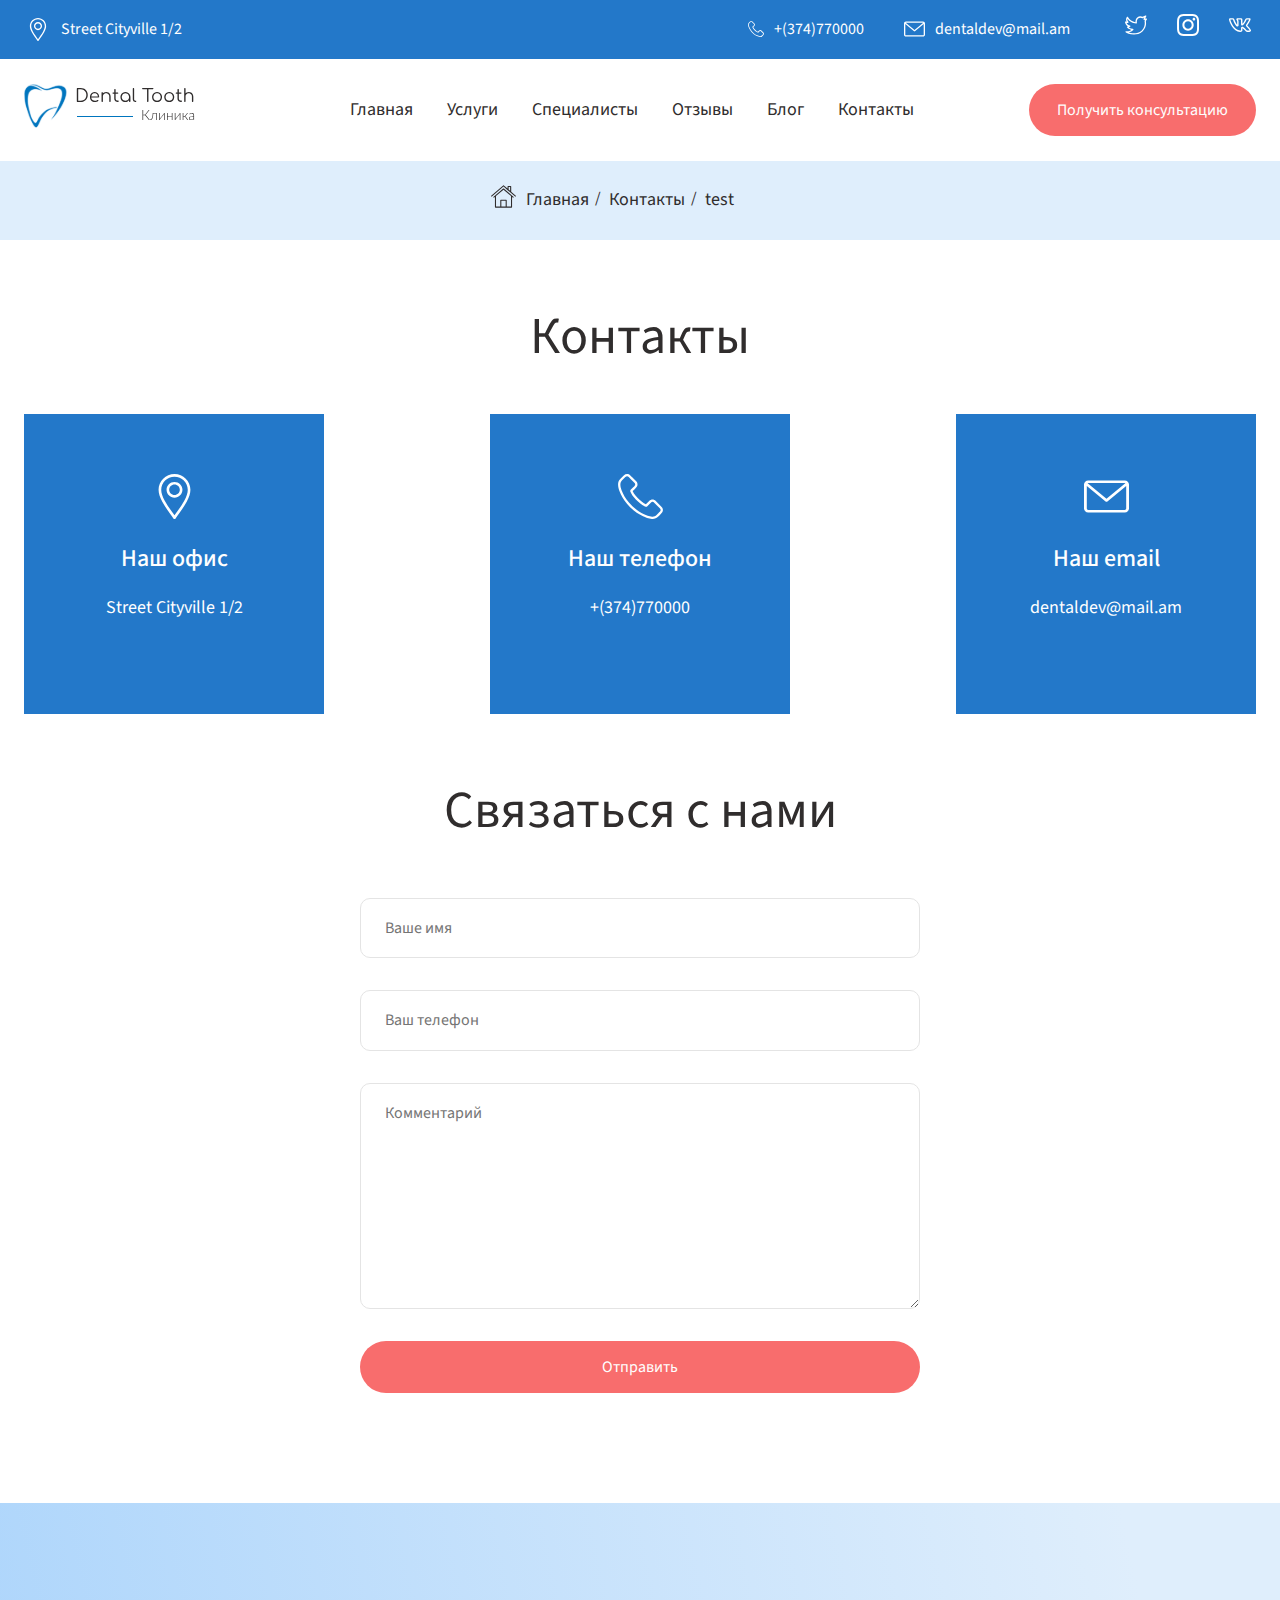
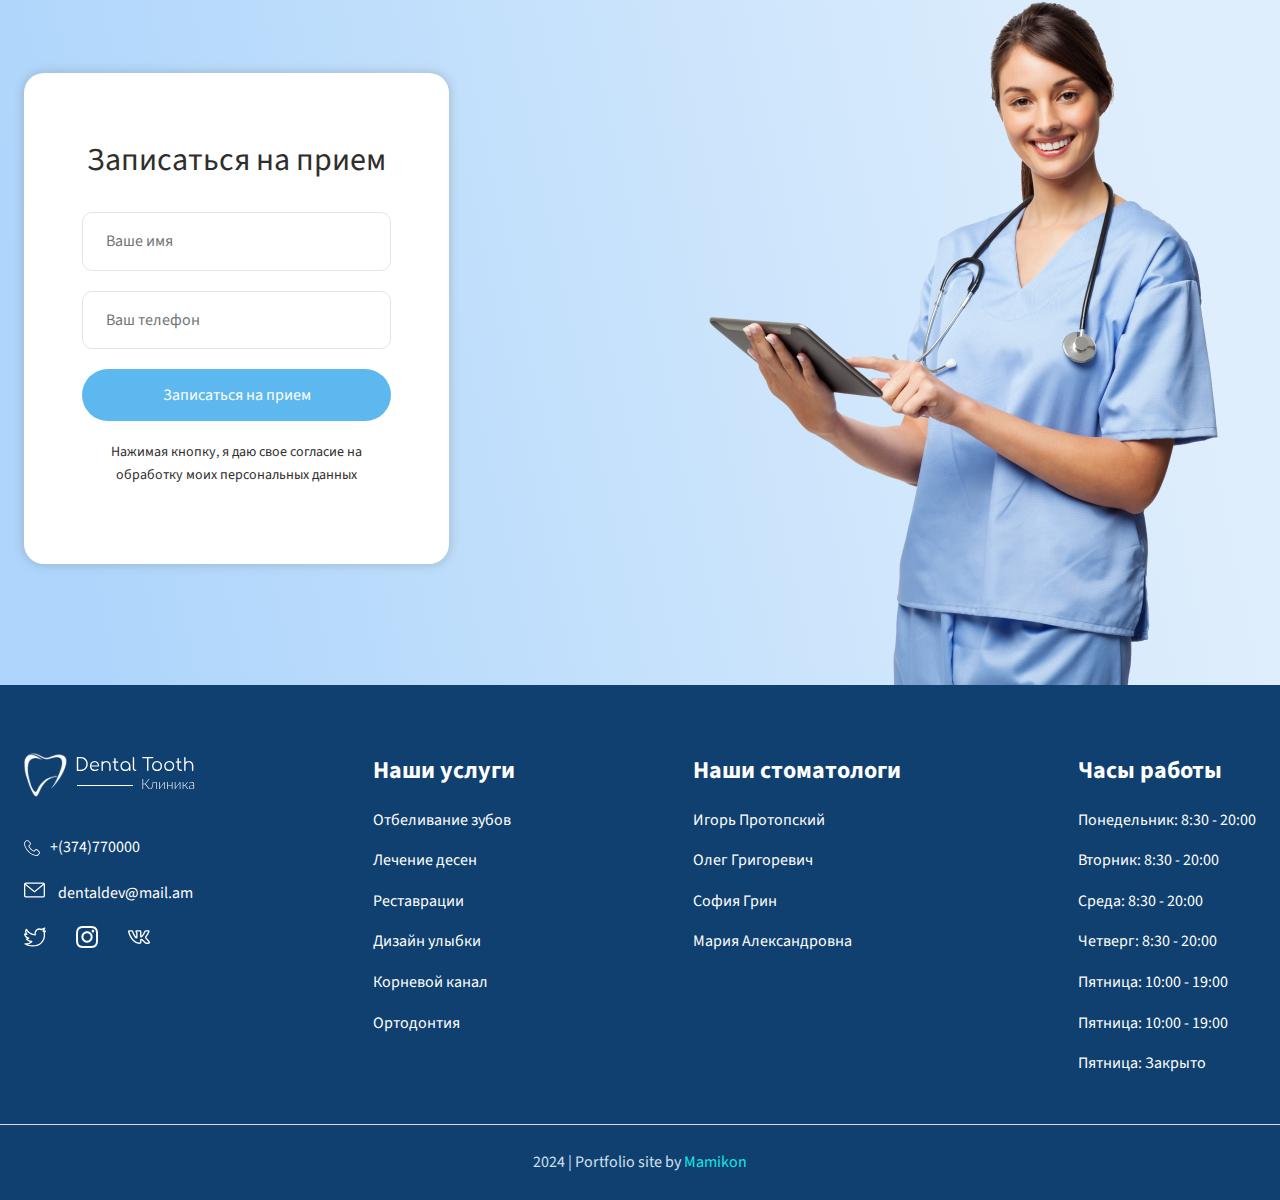
<file: contacts.html>
<!DOCTYPE html>
<html lang="en">

<head>
    <meta charset="UTF-8">
    <meta name="viewport" content="width=device-width, initial-scale=1.0">
    <link rel="stylesheet" href="assets/css/normalize.css">
    <link rel="stylesheet" href="assets/css/swiper-bundle.min.css">
    <link rel="stylesheet" href="assets/css/style.css">
    <link rel="stylesheet" href="assets/css/media.css">
    <title>Контакты</title>
</head>

<body>
    <div class="wrapper">
        <header class="header" id="header">
            <div class="header-top">
                <div class="container header-top-content">
                    <div class="header-top__left">
                        <div class="address-block">
                            <img src="assets/img/icons/location.svg" alt="address">
                            <a href="#">Street Cityville 1/2</a>
                        </div>
                    </div>
                    <div class="header-top__right">
                        <div class="tel-block">
                            <img src="assets/img/icons/phone.svg" alt="phone">
                            <a href="tel:11111">+(374)770000</a>
                        </div>
                        <div class="mail-block">
                            <img src="assets/img/icons/mail.svg" alt="mail">
                            <a href="mailto:dentaldev@mail.am">dentaldev@mail.am</a>
                        </div>
                        <div class="socials-block">
                            <ul class="socials-list">
                                <li class="socials-list__item">
                                    <a href="">
                                        <img src="assets/img/icons/twitter.svg" alt="twitter">
                                    </a>
                                </li>
                                <li class="socials-list__item">
                                    <a href="">
                                        <img src="assets/img/icons/instagram.svg" alt="instagram">
                                    </a>
                                </li>
                                <li class="socials-list__item">
                                    <a href="">
                                        <img src="assets/img/icons/vk.svg" alt="vk">
                                    </a>
                                </li>
                            </ul>                            
                        </div>
                    </div>
                    <!-- toggle  -->
                    <div class="toggle-menu">
                        <div class="line line1"></div>
                        <div class="line line2"></div>
                        <div class="line line3"></div>
                    </div>
                    <div class="mobile-menu">
                        <div class="tel-block">
                            <img src="assets/img/icons/phone.svg" alt="phone">
                            <a href="tel:11111">+(374)770000</a>
                        </div>

                        <div class="address-block">
                            <img src="assets/img/icons/location.svg" alt="address">
                            <a href="#">Street Cityville 1/2</a>
                        </div>
                        <ul class="socials-list">
                            <li class="socials-list__item">
                                <a href="">
                                    <img src="assets/img/icons/twitter.svg" alt="twitter">
                                </a>
                            </li>
                            <li class="socials-list__item">
                                <a href="">
                                    <img src="assets/img/icons/instagram.svg" alt="instagram">
                                </a>
                            </li>
                            <li class="socials-list__item">
                                <a href="">
                                    <img src="assets/img/icons/vk.svg" alt="vk">
                                </a>
                            </li>
                        </ul>
                        <ul class="mobile-nav__list">
                            <li>
                                <a href="">Главная</a>
                            </li>
                            <li>
                                <a href="">Услуги</a>
                            </li>
                            <li>
                                <a href="">Специалисты</a>
                            </li>
                            <li>
                                <a href="">Отзывы</a>
                            </li>
                            <li>
                                <a href="">Блог</a>
                            </li>
                            <li>
                                <a href="">Контакты</a>
                            </li>
                        </ul> 
                    </div>
                    <!-- toggle  -->
                </div>
            </div>
            <div class="header-main container">
                <div class="header-logo">
                    <img src="assets/img/icons/logo.svg" alt="logo">
                </div>
                <div class="header-menu">
                    <nav class="header-nav">
                        <ul class="header-nav__list">
                            <li>
                                <a href="">Главная</a>
                            </li>
                            <li>
                                <a href="">Услуги</a>
                            </li>
                            <li>
                                <a href="">Специалисты</a>
                            </li>
                            <li>
                                <a href="">Отзывы</a>
                            </li>
                            <li>
                                <a href="">Блог</a>
                            </li>
                            <li>
                                <a href="">Контакты</a>
                            </li>
                        </ul>                        
                    </nav>                    
                </div>
                <div class="header-btn">
                    <button class="btn action-btn">Получить консультацию</button>
                </div>
            </div>
        </header>
        <div class="breadcrumbs-block">
            <ul class="breadcrumbs-list">
                <li><a href="">Главная</a></li>
                <li><a href="">Контакты</a></li>
                <li><a href="">test</a></li>
            </ul>
        </div>

        <section class="contacts">
            <div class="container">
                <h2 class="section-title">Контакты</h2>
                <div class="contacts-block">
                    <div class="contact-item">
                        <img src="assets/img/icons/location.svg" alt="contact-icon" class="contact-item-icon">
                        <h3 class="contact-subtitle">Наш офис</h3>
                        <p class="contact-text"><a href="#">Street Cityville 1/2</a></p>
                    </div>
                    <div class="contact-item">
                        <img src="assets/img/icons/phone.svg" alt="contact-icon" class="contact-item-icon">
                        <h3 class="contact-subtitle">Наш телефон</h3>
                        <p class="contact-text"><a href="tel:11111">+(374)770000</a></p>
                    </div>
                    <div class="contact-item">
                        <img src="assets/img/icons/mail.svg" alt="contact-icon" class="contact-item-icon">
                        <h3 class="contact-subtitle">Наш email</h3>
                        <p class="contact-text"><a href="mailto:dentaldev@mail.am">dentaldev@mail.am</a></p>
                    </div>
                </div>

                <div class="contact-form-block">
                    <h2 class="section-title">Связаться с нами</h2>

                    <form action="" class="contact-form">
                        <input type="text" name="" id="" placeholder="Ваше имя">
                        <input type="text" name="" id="" placeholder="Ваш телефон">
                        <textarea name="" id="" cols="10" rows="10" placeholder="Комментарий"></textarea>
                        <button class="btn action-btn">Отправить</button>
                    </form>
                </div>
            </div>
        </section>

        <section class="signup">
            <div class="signup-content container">
                <div class="signup-form-block">
                    <form action="" class="signup-form">
                        <h3 class="signup-form__title">Записаться на прием</h3>
                        <input type="text" name="" id="" placeholder="Ваше имя">
                        <input type="tel" name="" id="" placeholder="Ваш телефон">
                        <button class="btn info-btn">Записаться на прием</button>
                        <p class="form-info">Нажимая кнопку, я даю свое согласие на обработку моих персональных данных
                        </p>
                    </form>
                </div>
                <div class="signup-img">
                    <img src="assets/img/form-bg.png" alt="signup">
                </div>
            </div>
        </section>

        <footer class="footer">
            <div class="footer-content container">
                <div class="footer-info">
                    <img src="assets/img/icons/logo-light.svg" class="footer-logo" alt="logo">
                    <div class="tel-block">
                        <img src="assets/img/icons/phone.svg" alt="phone">
                        <a href="tel:11111">+(374)770000</a>
                    </div>
                    <div class="mail-block">
                        <img src="assets/img/icons/mail.svg" alt="mail">
                        <a href="mailto:dentaldev@mail.am">dentaldev@mail.am</a>
                    </div>

                    <ul class="socials-list">
                        <li class="socials-list__item">
                            <a href="">
                                <img src="assets/img/icons/twitter.svg" alt="twitter">
                            </a>
                        </li>
                        <li class="socials-list__item">
                            <a href="">
                                <img src="assets/img/icons/instagram.svg" alt="instagram">
                            </a>
                        </li>
                        <li class="socials-list__item">
                            <a href="">
                                <img src="assets/img/icons/vk.svg" alt="vk">
                            </a>
                        </li>
                    </ul>
                </div>

                <div class="footer-list-block">
                    <h4 class="footer-blok-title">Наши услуги</h4>
                    <ul class="footer-list">
                        <li>Отбеливание зубов</li>
                        <li>Лечение десен</li>
                        <li>Реставрации</li>
                        <li>Дизайн улыбки</li>
                        <li>Корневой канал</li>
                        <li>Ортодонтия</li>
                    </ul>
                </div>

                <div class="footer-list-block">
                    <h4 class="footer-blok-title">Наши стоматологи</h4>
                    <ul class="footer-list">
                        <li><a href="">Игорь Протопский</a></li>
                        <li><a href="">Олег Григоревич</a></li>
                        <li><a href="">София Грин</a></li>
                        <li><a href="">Мария Александровна</a></li>
                    </ul>
                </div>

                <div class="footer-list-block">
                    <h4 class="footer-blok-title">Часы работы</h4>
                    <ul class="footer-list">
                        <li>Понедельник: <span class="work-time">8:30 - 20:00</span></li>
                        <li>Вторник: <span class="work-time">8:30 - 20:00</span></li>
                        <li>Среда: <span class="work-time">8:30 - 20:00</span></li>
                        <li>Четверг: <span class="work-time">8:30 - 20:00</span></li>
                        <li>Пятница: <span class="work-time">10:00 - 19:00</span></li>
                        <li>Пятница: <span class="work-time">10:00 - 19:00</span></li>
                        <li>Пятница: <span class="work-time">Закрыто</span></li>
                    </ul>
                </div>
            </div>
            <div class="footer-copyright">
                <div class="copyright">2024 | Portfolio site by <a class="author" href="https://vk.com/mamikonarsvk/"
                        target="_blank">Mamikon</a></div>
            </div>
        </footer>
    </div>
    <script src="assets/js/swiper-bundle.min.js"></script>
    <script src="assets/js/script.js"></script>
</body>

</html>
</file>
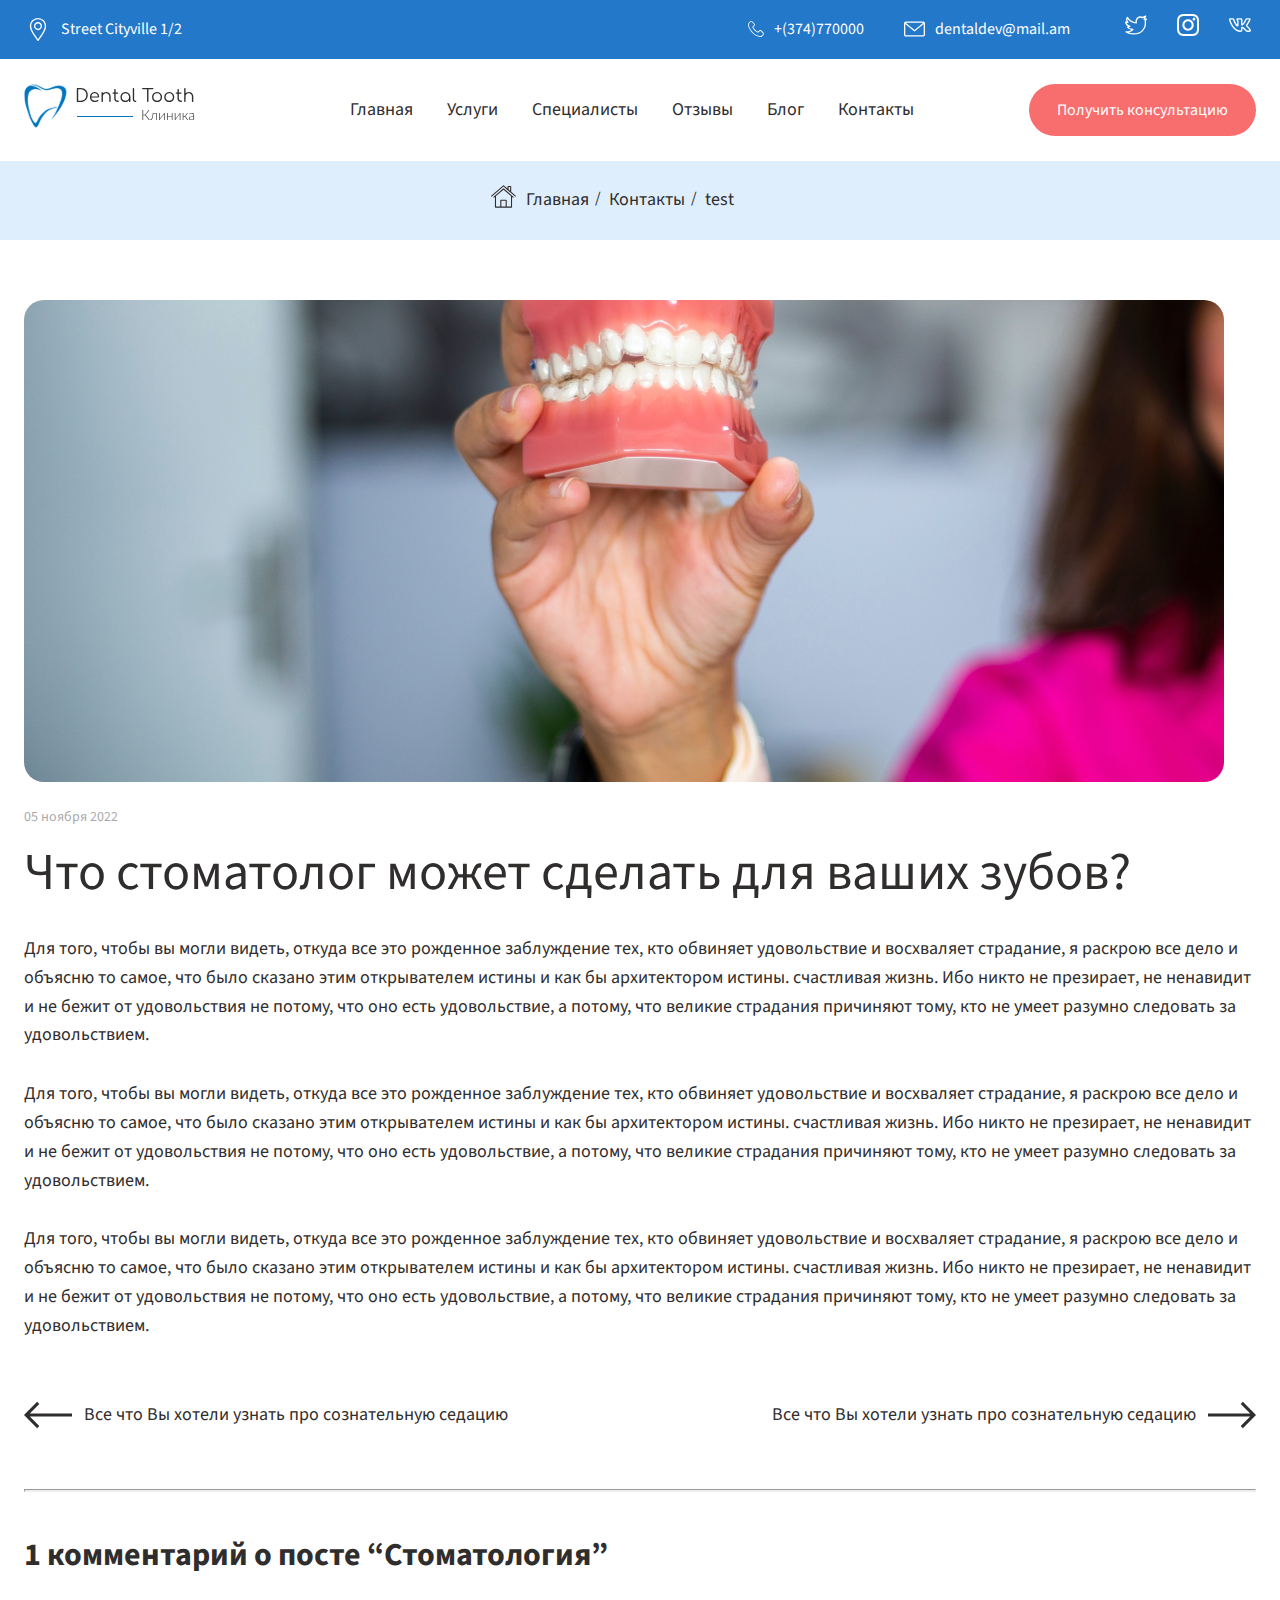
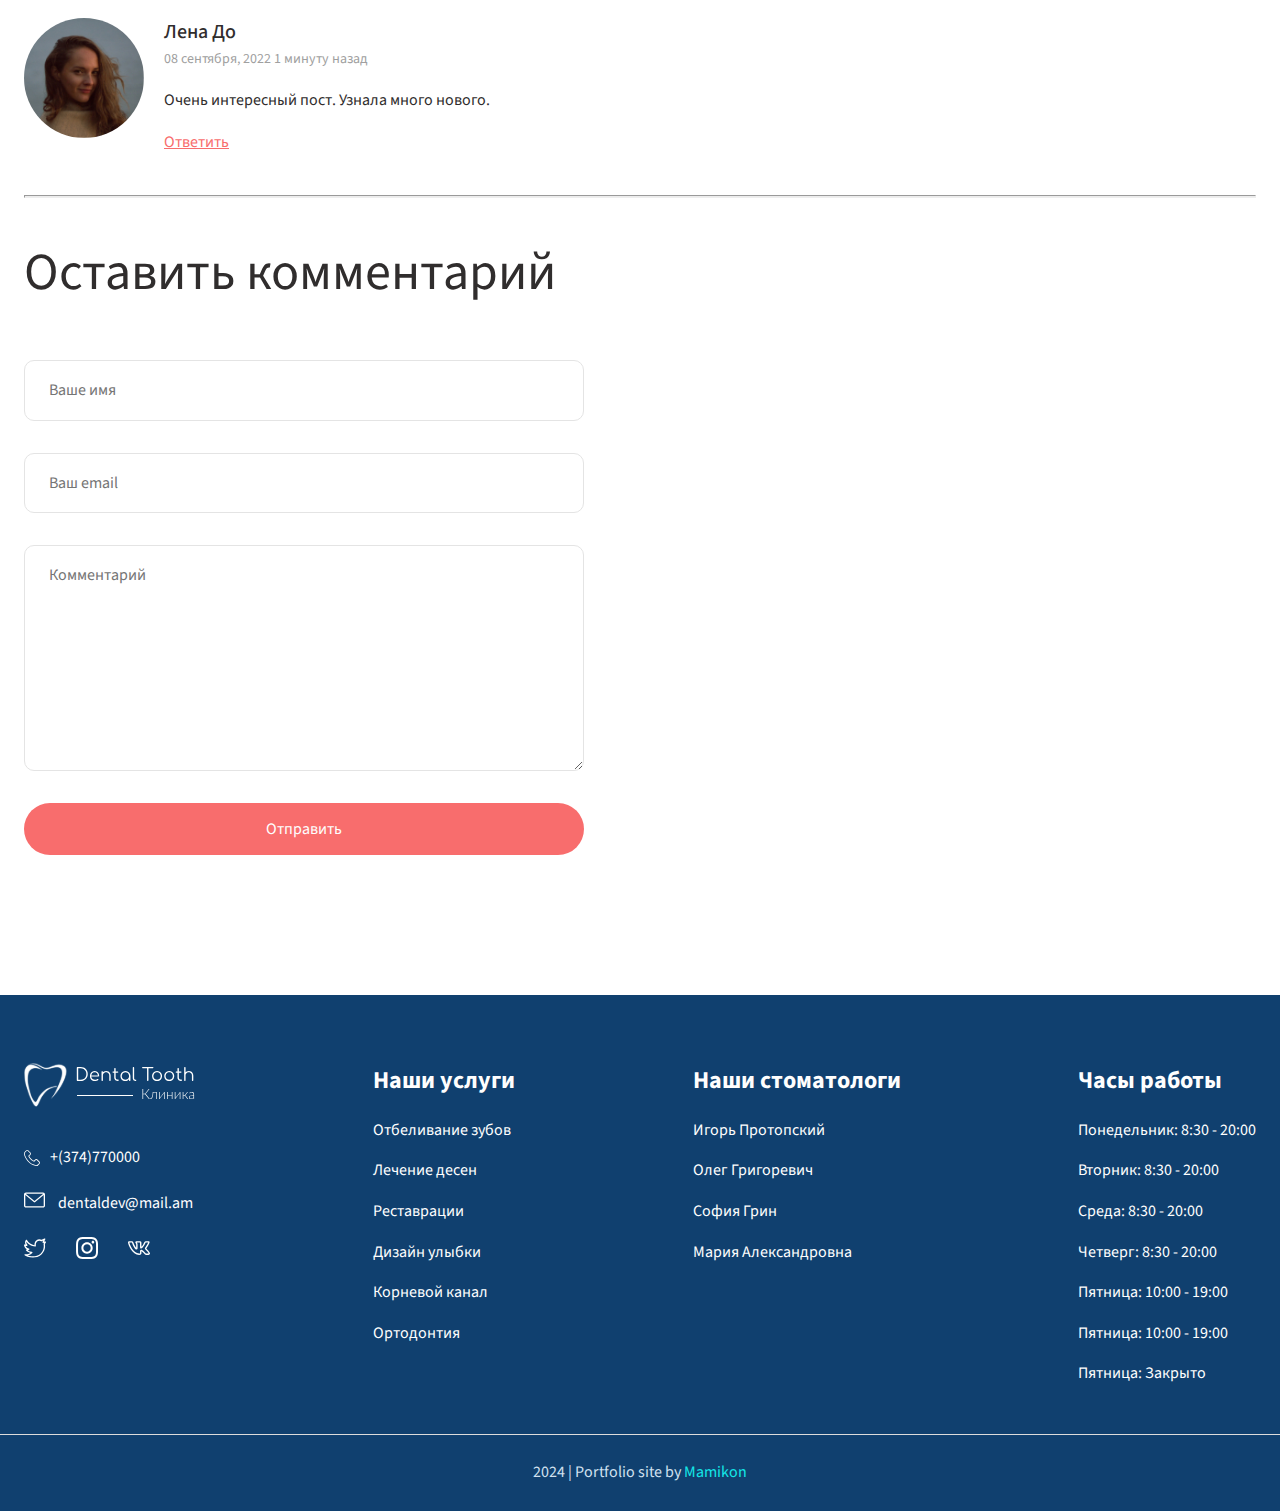
<file: single.html>
<!DOCTYPE html>
<html lang="en">

<head>
    <meta charset="UTF-8">
    <meta name="viewport" content="width=device-width, initial-scale=1.0">
    <link rel="stylesheet" href="assets/css/normalize.css">
    <link rel="stylesheet" href="assets/css/swiper-bundle.min.css">
    <link rel="stylesheet" href="assets/css/style.css">
    <link rel="stylesheet" href="assets/css/media.css">
    <title>Пост</title>
</head>

<body>
    <div class="wrapper">
        <header class="header" id="header">
            <div class="header-top">
                <div class="container header-top-content">
                    <div class="header-top__left">
                        <div class="address-block">
                            <img src="assets/img/icons/location.svg" alt="address">
                            <a href="#">Street Cityville 1/2</a>
                        </div>
                    </div>
                    <div class="header-top__right">
                        <div class="tel-block">
                            <img src="assets/img/icons/phone.svg" alt="phone">
                            <a href="tel:11111">+(374)770000</a>
                        </div>
                        <div class="mail-block">
                            <img src="assets/img/icons/mail.svg" alt="mail">
                            <a href="mailto:dentaldev@mail.am">dentaldev@mail.am</a>
                        </div>
                        <div class="socials-block">
                            <ul class="socials-list">
                                <li class="socials-list__item">
                                    <a href="">
                                        <img src="assets/img/icons/twitter.svg" alt="twitter">
                                    </a>
                                </li>
                                <li class="socials-list__item">
                                    <a href="">
                                        <img src="assets/img/icons/instagram.svg" alt="instagram">
                                    </a>
                                </li>
                                <li class="socials-list__item">
                                    <a href="">
                                        <img src="assets/img/icons/vk.svg" alt="vk">
                                    </a>
                                </li>
                            </ul>
                        </div>
                    </div>
                    <!-- toggle  -->
                    <div class="toggle-menu">
                        <div class="line line1"></div>
                        <div class="line line2"></div>
                        <div class="line line3"></div>
                    </div>
                    <div class="mobile-menu">
                        <div class="tel-block">
                            <img src="assets/img/icons/phone.svg" alt="phone">
                            <a href="tel:11111">+(374)770000</a>
                        </div>

                        <div class="address-block">
                            <img src="assets/img/icons/location.svg" alt="address">
                            <a href="#">Street Cityville 1/2</a>
                        </div>
                        <ul class="socials-list">
                            <li class="socials-list__item">
                                <a href="">
                                    <img src="assets/img/icons/twitter.svg" alt="twitter">
                                </a>
                            </li>
                            <li class="socials-list__item">
                                <a href="">
                                    <img src="assets/img/icons/instagram.svg" alt="instagram">
                                </a>
                            </li>
                            <li class="socials-list__item">
                                <a href="">
                                    <img src="assets/img/icons/vk.svg" alt="vk">
                                </a>
                            </li>
                        </ul>
                        <ul class="mobile-nav__list">
                            <li>
                                <a href="">Главная</a>
                            </li>
                            <li>
                                <a href="">Услуги</a>
                            </li>
                            <li>
                                <a href="">Специалисты</a>
                            </li>
                            <li>
                                <a href="">Отзывы</a>
                            </li>
                            <li>
                                <a href="">Блог</a>
                            </li>
                            <li>
                                <a href="">Контакты</a>
                            </li>
                        </ul>
                    </div>
                    <!-- toggle  -->
                </div>
            </div>
            <div class="header-main container">
                <div class="header-logo">
                    <img src="assets/img/icons/logo.svg" alt="logo">
                </div>
                <div class="header-menu">
                    <nav class="header-nav">
                        <ul class="header-nav__list">
                            <li>
                                <a href="">Главная</a>
                            </li>
                            <li>
                                <a href="">Услуги</a>
                            </li>
                            <li>
                                <a href="">Специалисты</a>
                            </li>
                            <li>
                                <a href="">Отзывы</a>
                            </li>
                            <li>
                                <a href="">Блог</a>
                            </li>
                            <li>
                                <a href="">Контакты</a>
                            </li>
                        </ul>
                    </nav>
                </div>
                <div class="header-btn">
                    <button class="btn action-btn">Получить консультацию</button>
                </div>
            </div>
        </header>
        <div class="breadcrumbs-block">
            <ul class="breadcrumbs-list">
                <li><a href="">Главная</a></li>
                <li><a href="">Контакты</a></li>
                <li><a href="">test</a></li>
            </ul>
        </div>

        <section class="single-post">
            <div class="container">
                <div class="single-content">
                    <img src="assets/img/single-1.jpg" alt="">
                    <div class="single-meta">
                        <span class="single-date">05 ноября 2022 </span>
                    </div>
                    <h1 class="single-title">
                        Что стоматолог может сделать для ваших зубов?
                    </h1>
                    <p>Для того, чтобы вы могли видеть, откуда все это рожденное заблуждение тех, кто обвиняет удовольствие и восхваляет страдание, я раскрою все дело и объясню то самое, что было сказано этим открывателем истины и как бы архитектором истины. счастливая жизнь. Ибо никто не презирает, не ненавидит и не бежит от удовольствия не потому, что оно есть удовольствие, а потому, что великие страдания причиняют тому, кто не умеет разумно следовать за удовольствием.</p>

                    <p>Для того, чтобы вы могли видеть, откуда все это рожденное заблуждение тех, кто обвиняет удовольствие и восхваляет страдание, я раскрою все дело и объясню то самое, что было сказано этим открывателем истины и как бы архитектором истины. счастливая жизнь. Ибо никто не презирает, не ненавидит и не бежит от удовольствия не потому, что оно есть удовольствие, а потому, что великие страдания причиняют тому, кто не умеет разумно следовать за удовольствием.</p>

                    <p>Для того, чтобы вы могли видеть, откуда все это рожденное заблуждение тех, кто обвиняет удовольствие и восхваляет страдание, я раскрою все дело и объясню то самое, что было сказано этим открывателем истины и как бы архитектором истины. счастливая жизнь. Ибо никто не презирает, не ненавидит и не бежит от удовольствия не потому, что оно есть удовольствие, а потому, что великие страдания причиняют тому, кто не умеет разумно следовать за удовольствием.</p>
                </div>

                <section class="post-navigation">
                    <a href="" class="post-navigation__item post-navigation__item--prev">Все что Вы хотели узнать про сознательную седацию</a>
                    <a href="" class="post-navigation__item post-navigation__item--next">Все что Вы хотели узнать про сознательную седацию</a>
                </section>

                <hr class="section-separator">

                <h3 class="single-post-info">1 комментарий о посте “Стоматология”</h3>
                <section class="comments-block">
                    <div class="comment-avatar">
                        <img src="assets/img/comment-image.jpg" alt="avatar">                        
                    </div>
                    <div class="comment-meta">
                        <h3 class="comment-author">Лена До</h3>
                        <span class="comment-date">08 сентября, 2022 1 минуту назад</span>
                        <p class="comment-text">
                            Очень интересный пост. Узнала много нового. 
                        </p>
                        <a href="" class="comment-answer">Ответить</a>
                    </div>
                </section>
                
                <hr class="section-separator">
                <section class="comments-form-block">
                    <h2 class="section-title">Оставить комментарий</h2>

                    <form action="" class="contact-form comment-form">
                        <input type="text" name="" id="" placeholder="Ваше имя">
                        <input type="text" name="" id="" placeholder="Ваш email">
                        <textarea name="" id="" cols="10" rows="10" placeholder="Комментарий"></textarea>
                        <button class="btn action-btn">Отправить</button>
                    </form>
                </section>
            </div>
        </section>

        <footer class="footer">
            <div class="footer-content container">
                <div class="footer-info">
                    <img src="assets/img/icons/logo-light.svg" class="footer-logo" alt="logo">
                    <div class="tel-block">
                        <img src="assets/img/icons/phone.svg" alt="phone">
                        <a href="tel:11111">+(374)770000</a>
                    </div>
                    <div class="mail-block">
                        <img src="assets/img/icons/mail.svg" alt="mail">
                        <a href="mailto:dentaldev@mail.am">dentaldev@mail.am</a>
                    </div>

                    <ul class="socials-list">
                        <li class="socials-list__item">
                            <a href="">
                                <img src="assets/img/icons/twitter.svg" alt="twitter">
                            </a>
                        </li>
                        <li class="socials-list__item">
                            <a href="">
                                <img src="assets/img/icons/instagram.svg" alt="instagram">
                            </a>
                        </li>
                        <li class="socials-list__item">
                            <a href="">
                                <img src="assets/img/icons/vk.svg" alt="vk">
                            </a>
                        </li>
                    </ul>
                </div>

                <div class="footer-list-block">
                    <h4 class="footer-blok-title">Наши услуги</h4>
                    <ul class="footer-list">
                        <li>Отбеливание зубов</li>
                        <li>Лечение десен</li>
                        <li>Реставрации</li>
                        <li>Дизайн улыбки</li>
                        <li>Корневой канал</li>
                        <li>Ортодонтия</li>
                    </ul>
                </div>

                <div class="footer-list-block">
                    <h4 class="footer-blok-title">Наши стоматологи</h4>
                    <ul class="footer-list">
                        <li><a href="">Игорь Протопский</a></li>
                        <li><a href="">Олег Григоревич</a></li>
                        <li><a href="">София Грин</a></li>
                        <li><a href="">Мария Александровна</a></li>
                    </ul>
                </div>

                <div class="footer-list-block">
                    <h4 class="footer-blok-title">Часы работы</h4>
                    <ul class="footer-list">
                        <li>Понедельник: <span class="work-time">8:30 - 20:00</span></li>
                        <li>Вторник: <span class="work-time">8:30 - 20:00</span></li>
                        <li>Среда: <span class="work-time">8:30 - 20:00</span></li>
                        <li>Четверг: <span class="work-time">8:30 - 20:00</span></li>
                        <li>Пятница: <span class="work-time">10:00 - 19:00</span></li>
                        <li>Пятница: <span class="work-time">10:00 - 19:00</span></li>
                        <li>Пятница: <span class="work-time">Закрыто</span></li>
                    </ul>
                </div>
            </div>
            <div class="footer-copyright">
                <div class="copyright">2024 | Portfolio site by <a class="author" href="https://vk.com/mamikonarsvk/"
                        target="_blank">Mamikon</a></div>
            </div>
        </footer>
    </div>
    <script src="assets/js/swiper-bundle.min.js"></script>
    <script src="assets/js/script.js"></script>
</body>

</html>
</file>
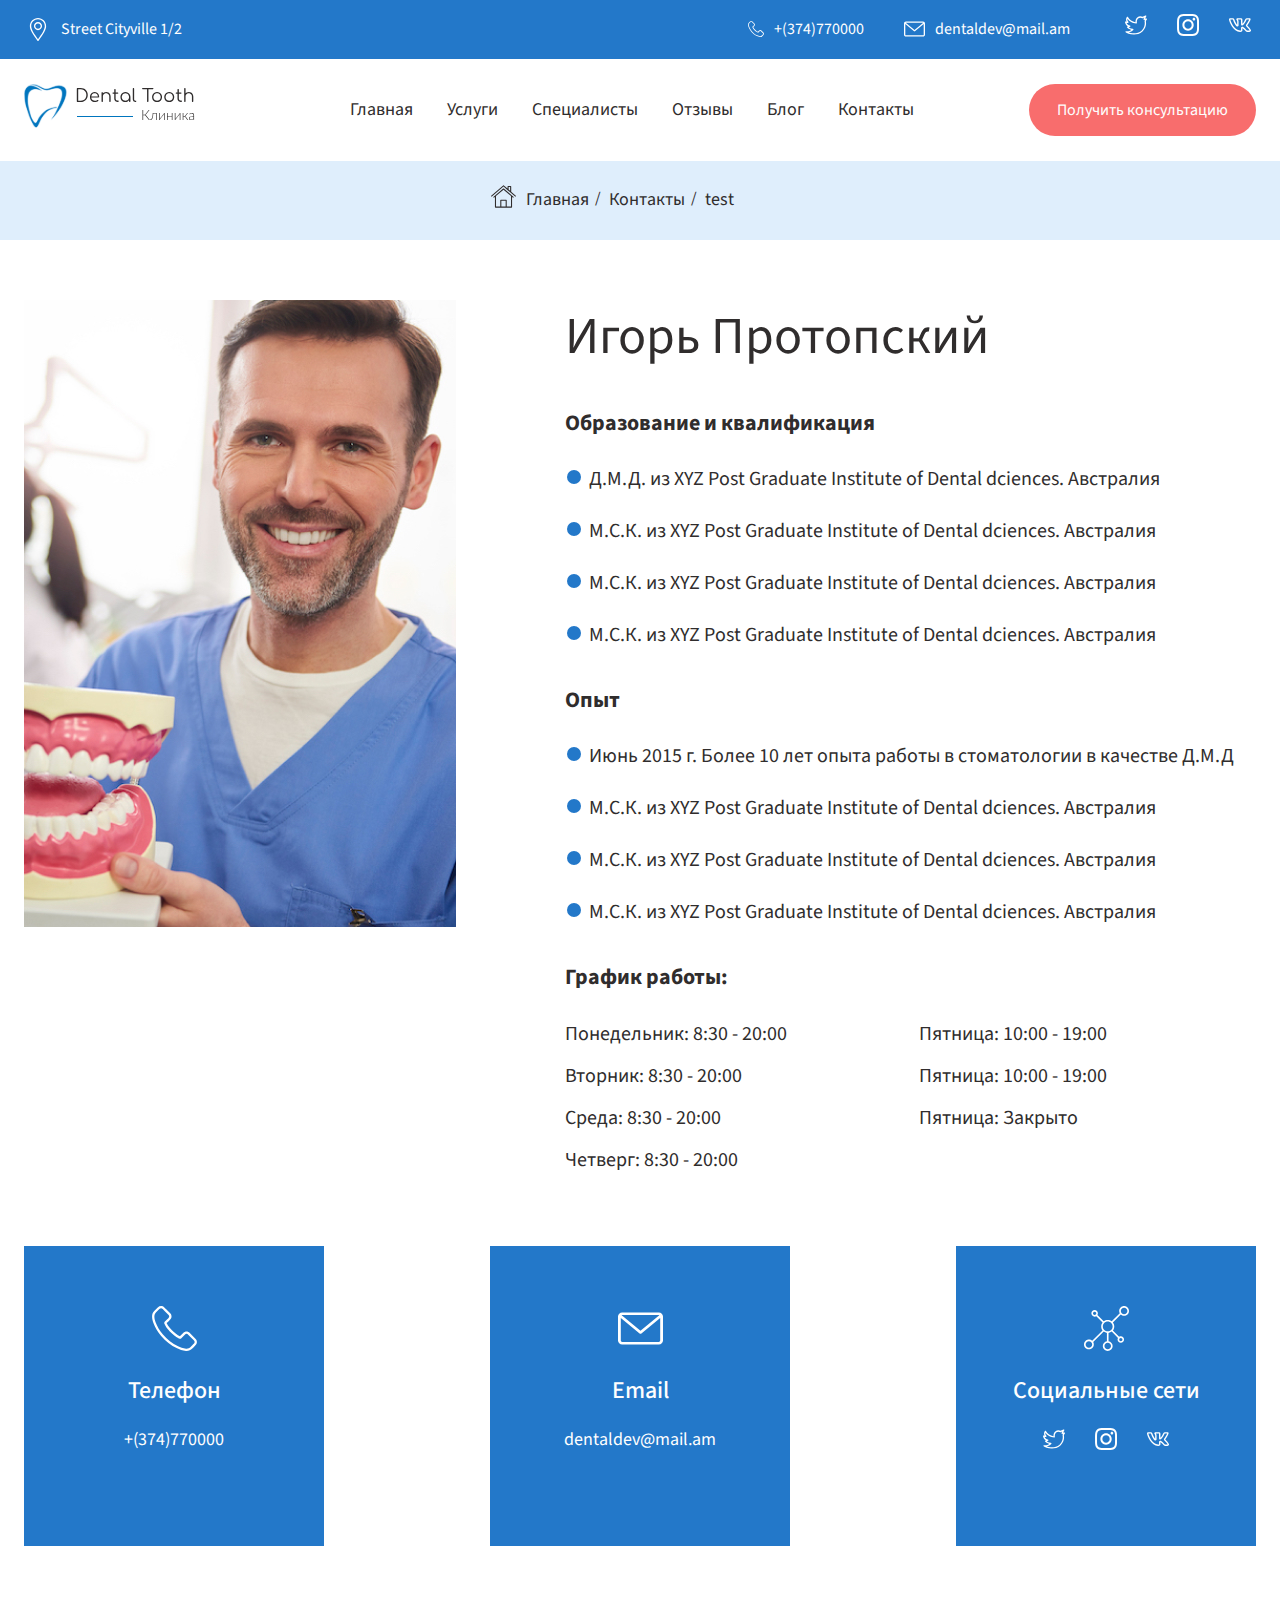
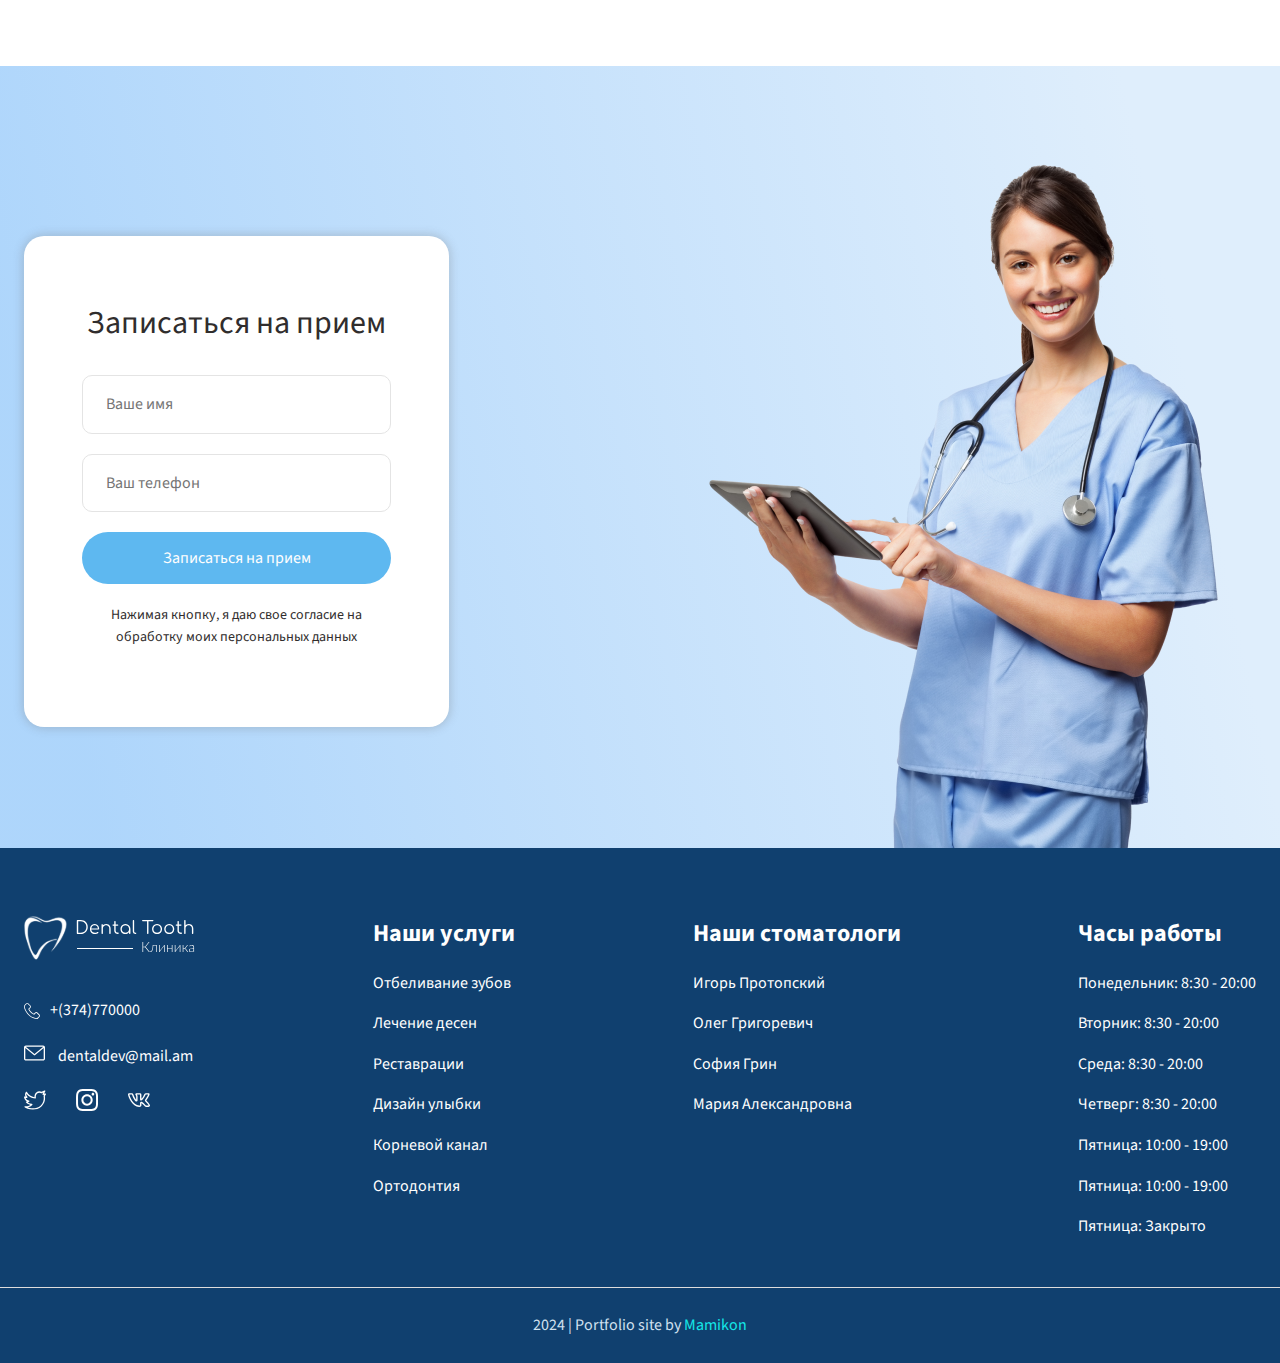
<file: staff-single.html>
<!DOCTYPE html>
<html lang="en">

<head>
    <meta charset="UTF-8">
    <meta name="viewport" content="width=device-width, initial-scale=1.0">
    <link rel="stylesheet" href="assets/css/normalize.css">
    <link rel="stylesheet" href="assets/css/swiper-bundle.min.css">
    <link rel="stylesheet" href="assets/css/style.css">
    <link rel="stylesheet" href="assets/css/media.css">
    <title>Персонал</title>
</head>

<body>
    <div class="wrapper">
        <header class="header" id="header">
            <div class="header-top">
                <div class="container header-top-content">
                    <div class="header-top__left">
                        <div class="address-block">
                            <img src="assets/img/icons/location.svg" alt="address">
                            <a href="#">Street Cityville 1/2</a>
                        </div>
                    </div>
                    <div class="header-top__right">
                        <div class="tel-block">
                            <img src="assets/img/icons/phone.svg" alt="phone">
                            <a href="tel:11111">+(374)770000</a>
                        </div>
                        <div class="mail-block">
                            <img src="assets/img/icons/mail.svg" alt="mail">
                            <a href="mailto:dentaldev@mail.am">dentaldev@mail.am</a>
                        </div>
                        <div class="socials-block">
                            <ul class="socials-list">
                                <li class="socials-list__item">
                                    <a href="">
                                        <img src="assets/img/icons/twitter.svg" alt="twitter">
                                    </a>
                                </li>
                                <li class="socials-list__item">
                                    <a href="">
                                        <img src="assets/img/icons/instagram.svg" alt="instagram">
                                    </a>
                                </li>
                                <li class="socials-list__item">
                                    <a href="">
                                        <img src="assets/img/icons/vk.svg" alt="vk">
                                    </a>
                                </li>
                            </ul>
                        </div>
                    </div>
                    <!-- toggle  -->
                    <div class="toggle-menu">
                        <div class="line line1"></div>
                        <div class="line line2"></div>
                        <div class="line line3"></div>
                    </div>
                    <div class="mobile-menu">
                        <div class="tel-block">
                            <img src="assets/img/icons/phone.svg" alt="phone">
                            <a href="tel:11111">+(374)770000</a>
                        </div>

                        <div class="address-block">
                            <img src="assets/img/icons/location.svg" alt="address">
                            <a href="#">Street Cityville 1/2</a>
                        </div>
                        <ul class="socials-list">
                            <li class="socials-list__item">
                                <a href="">
                                    <img src="assets/img/icons/twitter.svg" alt="twitter">
                                </a>
                            </li>
                            <li class="socials-list__item">
                                <a href="">
                                    <img src="assets/img/icons/instagram.svg" alt="instagram">
                                </a>
                            </li>
                            <li class="socials-list__item">
                                <a href="">
                                    <img src="assets/img/icons/vk.svg" alt="vk">
                                </a>
                            </li>
                        </ul>
                        <ul class="mobile-nav__list">
                            <li>
                                <a href="">Главная</a>
                            </li>
                            <li>
                                <a href="">Услуги</a>
                            </li>
                            <li>
                                <a href="">Специалисты</a>
                            </li>
                            <li>
                                <a href="">Отзывы</a>
                            </li>
                            <li>
                                <a href="">Блог</a>
                            </li>
                            <li>
                                <a href="">Контакты</a>
                            </li>
                        </ul>
                    </div>
                    <!-- toggle  -->
                </div>
            </div>
            <div class="header-main container">
                <div class="header-logo">
                    <img src="assets/img/icons/logo.svg" alt="logo">
                </div>
                <div class="header-menu">
                    <nav class="header-nav">
                        <ul class="header-nav__list">
                            <li>
                                <a href="">Главная</a>
                            </li>
                            <li>
                                <a href="">Услуги</a>
                            </li>
                            <li>
                                <a href="">Специалисты</a>
                            </li>
                            <li>
                                <a href="">Отзывы</a>
                            </li>
                            <li>
                                <a href="">Блог</a>
                            </li>
                            <li>
                                <a href="">Контакты</a>
                            </li>
                        </ul>
                    </nav>
                </div>
                <div class="header-btn">
                    <button class="btn action-btn">Получить консультацию</button>
                </div>
            </div>
        </header>
        <div class="breadcrumbs-block">
            <ul class="breadcrumbs-list">
                <li><a href="">Главная</a></li>
                <li><a href="">Контакты</a></li>
                <li><a href="">test</a></li>
            </ul>
        </div>

        <section class="staff-block">
            <div class="container">
                <div class="staff-content">
                    <div class="staff-content__img">
                        <img src="assets/img/dentist.jpg" alt="staff">
                    </div>
                    <div class="staff-content__info">
                        <h2 class="staff-name section-title">
                            Игорь Протопский
                        </h2>
                        <p class="staff-info-title">Образование и квалификация
                        </p>
                        <ul class="staff-list">
                            <li>Д.М.Д. из XYZ Post Graduate Institute of Dental dciences. Австралия
                            </li>
                            <li>М.С.К. из XYZ Post Graduate Institute of Dental dciences. Австралия</li>
                            <li>М.С.К. из XYZ Post Graduate Institute of Dental dciences. Австралия</li>
                            <li>М.С.К. из XYZ Post Graduate Institute of Dental dciences. Австралия</li>
                        </ul>

                        <p class="staff-info-title">Опыт
                        </p>
                        <ul class="staff-list">
                            <li>Июнь 2015 г. Более 10 лет опыта работы в стоматологии в качестве Д.М.Д
                            </li>
                            <li>М.С.К. из XYZ Post Graduate Institute of Dental dciences. Австралия</li>
                            <li>М.С.К. из XYZ Post Graduate Institute of Dental dciences. Австралия</li>
                            <li>М.С.К. из XYZ Post Graduate Institute of Dental dciences. Австралия</li>
                        </ul>

                        <p class="staff-info-title">График работы:
                        </p>
                        <ul class="schedule-list">
                            <li>Понедельник: <span class="work-time">8:30 - 20:00</span></li>
                            <li>Вторник: <span class="work-time">8:30 - 20:00</span></li>
                            <li>Среда: <span class="work-time">8:30 - 20:00</span></li>
                            <li>Четверг: <span class="work-time">8:30 - 20:00</span></li>
                            <li>Пятница: <span class="work-time">10:00 - 19:00</span></li>
                            <li>Пятница: <span class="work-time">10:00 - 19:00</span></li>
                            <li>Пятница: <span class="work-time">Закрыто</span></li>
                        </ul>
                    </div>                    
                </div>
                <div class="contacts-block">
                    <div class="contact-item">
                        <img src="assets/img/icons/phone.svg" alt="contact-icon" class="contact-item-icon">
                        <h3 class="contact-subtitle">Телефон</h3>
                        <p class="contact-text"><a href="tel:11111">+(374)770000</a></p>
                    </div>
                    <div class="contact-item">
                        <img src="assets/img/icons/mail.svg" alt="contact-icon" class="contact-item-icon">
                        <h3 class="contact-subtitle">Email</h3>
                        <p class="contact-text"><a href="mailto:dentaldev@mail.am">dentaldev@mail.am</a></p>
                    </div>
                    <div class="contact-item">
                        <img src="assets/img/icons/social.svg" alt="contact-icon" class="contact-item-icon">
                        <h3 class="contact-subtitle">Социальные сети</h3>
                        <ul class="socials-list">
                            <li class="socials-list__item">
                                <a href="">
                                    <img src="assets/img/icons/twitter.svg" alt="twitter">
                                </a>
                            </li>
                            <li class="socials-list__item">
                                <a href="">
                                    <img src="assets/img/icons/instagram.svg" alt="instagram">
                                </a>
                            </li>
                            <li class="socials-list__item">
                                <a href="">
                                    <img src="assets/img/icons/vk.svg" alt="vk">
                                </a>
                            </li>
                        </ul>
                    </div>
                </div>
            </div>
        </section>

        <section class="signup">
            <div class="signup-content container">
                <div class="signup-form-block">
                    <form action="" class="signup-form">
                        <h3 class="signup-form__title">Записаться на прием</h3>
                        <input type="text" name="" id="" placeholder="Ваше имя">
                        <input type="tel" name="" id="" placeholder="Ваш телефон">
                        <button class="btn info-btn">Записаться на прием</button>
                        <p class="form-info">Нажимая кнопку, я даю свое согласие на обработку моих персональных данных
                        </p>
                    </form>
                </div>
                <div class="signup-img">
                    <img src="assets/img/form-bg.png" alt="signup">
                </div>
            </div>
        </section>

        <footer class="footer">
            <div class="footer-content container">
                <div class="footer-info">
                    <img src="assets/img/icons/logo-light.svg" class="footer-logo" alt="logo">
                    <div class="tel-block">
                        <img src="assets/img/icons/phone.svg" alt="phone">
                        <a href="tel:11111">+(374)770000</a>
                    </div>
                    <div class="mail-block">
                        <img src="assets/img/icons/mail.svg" alt="mail">
                        <a href="mailto:dentaldev@mail.am">dentaldev@mail.am</a>
                    </div>

                    <ul class="socials-list">
                        <li class="socials-list__item">
                            <a href="">
                                <img src="assets/img/icons/twitter.svg" alt="twitter">
                            </a>
                        </li>
                        <li class="socials-list__item">
                            <a href="">
                                <img src="assets/img/icons/instagram.svg" alt="instagram">
                            </a>
                        </li>
                        <li class="socials-list__item">
                            <a href="">
                                <img src="assets/img/icons/vk.svg" alt="vk">
                            </a>
                        </li>
                    </ul>
                </div>

                <div class="footer-list-block">
                    <h4 class="footer-blok-title">Наши услуги</h4>
                    <ul class="footer-list">
                        <li>Отбеливание зубов</li>
                        <li>Лечение десен</li>
                        <li>Реставрации</li>
                        <li>Дизайн улыбки</li>
                        <li>Корневой канал</li>
                        <li>Ортодонтия</li>
                    </ul>
                </div>

                <div class="footer-list-block">
                    <h4 class="footer-blok-title">Наши стоматологи</h4>
                    <ul class="footer-list">
                        <li><a href="">Игорь Протопский</a></li>
                        <li><a href="">Олег Григоревич</a></li>
                        <li><a href="">София Грин</a></li>
                        <li><a href="">Мария Александровна</a></li>
                    </ul>
                </div>

                <div class="footer-list-block">
                    <h4 class="footer-blok-title">Часы работы</h4>
                    <ul class="footer-list">
                        <li>Понедельник: <span class="work-time">8:30 - 20:00</span></li>
                        <li>Вторник: <span class="work-time">8:30 - 20:00</span></li>
                        <li>Среда: <span class="work-time">8:30 - 20:00</span></li>
                        <li>Четверг: <span class="work-time">8:30 - 20:00</span></li>
                        <li>Пятница: <span class="work-time">10:00 - 19:00</span></li>
                        <li>Пятница: <span class="work-time">10:00 - 19:00</span></li>
                        <li>Пятница: <span class="work-time">Закрыто</span></li>
                    </ul>
                </div>
            </div>
            <div class="footer-copyright">
                <div class="copyright">2024 | Portfolio site by <a class="author" href="https://vk.com/mamikonarsvk/"
                        target="_blank">Mamikon</a></div>
            </div>
        </footer>
    </div>
    <script src="assets/js/swiper-bundle.min.js"></script>
    <script src="assets/js/script.js"></script>
</body>

</html>
</file>
<file: assets/css/style.css>
:root {
  --accent-color: #2378c9;
  --text-light: #fefefe;
  --text-dark: #302d2d;
  --action: #f86d6d;
  --action-hover: #ee5252;
  --info: #5eb8f0;
  --info-hover: #0699f5;
  --bg-light: #dfeefc;
}

/* source-sans-3-regular - cyrillic_latin */
@font-face {
  font-display: swap; /* Check https://developer.mozilla.org/en-US/docs/Web/CSS/@font-face/font-display for other options. */
  font-family: "Source Sans 3";
  font-style: normal;
  font-weight: 400;
  src: url("../fonts/source-sans-3-v15-cyrillic_latin-regular.woff2")
    format("woff2"); /* Chrome 36+, Opera 23+, Firefox 39+, Safari 12+, iOS 10+ */
}
/* source-sans-3-500 - cyrillic_latin */
@font-face {
  font-display: swap; /* Check https://developer.mozilla.org/en-US/docs/Web/CSS/@font-face/font-display for other options. */
  font-family: "Source Sans 3";
  font-style: normal;
  font-weight: 500;
  src: url("../fonts/source-sans-3-v15-cyrillic_latin-500.woff2")
    format("woff2"); /* Chrome 36+, Opera 23+, Firefox 39+, Safari 12+, iOS 10+ */
}
/* source-sans-3-700 - cyrillic_latin */
@font-face {
  font-display: swap; /* Check https://developer.mozilla.org/en-US/docs/Web/CSS/@font-face/font-display for other options. */
  font-family: "Source Sans 3";
  font-style: normal;
  font-weight: 700;
  src: url("../fonts/source-sans-3-v15-cyrillic_latin-700.woff2")
    format("woff2"); /* Chrome 36+, Opera 23+, Firefox 39+, Safari 12+, iOS 10+ */
}

html {
  -webkit-box-sizing: border-box;
  box-sizing: border-box;
}

*,
*:before,
*:after {
  -webkit-box-sizing: inherit;
  box-sizing: inherit;
}

body {
  font-family: "Source Sans 3";
  color: var(--text-dark);
  font-size: 16px;
  line-height: 1.6;
}

h1,
h2,
h3,
h4,
h5,
h6 {
  margin: 0;
  padding: 0;
  font-weight: normal;
  line-height: normal;
}

a {
  text-decoration: none;
  color: inherit;
}

ul {
  list-style: none;
  margin: 0;
  padding: 0;
}

img {
  max-width: 100%;
  height: auto;
}

.wrapper {
  max-width: 2600px;
  margin: 0 auto;
}

.container {
  width: 100%;
  max-width: 1262px;
  margin: 0 auto;
  padding: 0 15px;
}

.cover_image {
  /* like bg-img cover */
  object-fit: cover;
}

.visually-hidden {
  position: absolute;
  clip: rect(0 0 0 0);
  width: 1px;
  height: 1px;
  margin: -1px;
}

.btn {
  border: none;
  margin: 0;
  padding: 0 28px;
  height: 52px;
  border-radius: 26px;
  white-space: nowrap;
  font-size: 18px;
  width: auto;
  overflow: visible;
  outline: none;
  text-align: center;
  background: transparent;
  color: var(--text-light);
  font: inherit;
  line-height: normal;
  -webkit-font-smoothing: inherit;
  -moz-osx-font-smoothing: inherit;
  -webkit-appearance: none;
  cursor: pointer;
  transition: background 0.3s ease-in;
}

a.btn {
  display: inline-flex;
  align-items: center;
  justify-content: center;
}

/* header  */
.header {
}

.header-top {
  padding: 14px;
  background-color: var(--accent-color);
  color: var(--text-light);
}

.header-top-content {
  display: flex;
  justify-content: space-between;
  align-items: center;
}

.header-top__left {
}

.address-block {
  display: flex;
  align-items: center;
}

.address-block img {
  margin-right: 14px;
}

.header-top__right {
  display: flex;
}

.tel-block {
  display: flex;
  align-items: center;
}

.tel-block img,
.mail-block img {
  margin-right: 10px;
}

header .mail-block {
  display: flex;
  align-items: center;
  margin-left: 40px;
}

header .socials-block {
  margin-left: 55px;
  position: relative;
}

.socials-list {
  display: flex;
}

.socials-list__item:not(:first-child) {
  margin-left: 30px;
}

.socials-list__item img {
  transition: transform 0.3s ease-in;
}

.socials-list__item img:hover {
  transform: scale(1.1);
}

.header-main {
  padding-top: 25px;
  padding-bottom: 25px;
  display: flex;
  align-items: center;
  justify-content: space-between;
}

.header-logo {
}

.header-menu {
}

.header-nav {
}

.header-nav__list {
  display: flex;
  align-items: center;
  justify-content: space-between;
  margin-left: 88px;
}

.header-nav__list li:not(:first-child) a {
  margin-left: 34px;
}

.header-nav__list li a {
  color: #302d2d;
  font-size: 18px;
  font-style: normal;
  font-weight: 400;
  line-height: normal;
  position: relative;
}

.header-nav__list li a:after {
  content: "";
  position: absolute;
  height: 2px;
  bottom: -20%;
  left: 0;
  width: 0%;
  background: var(--accent-color);
  transition: width 0.3s;
  -webkit-transition: width 0.3s;
  -moz-transition: width 0.3s;
  -ms-transition: width 0.3s;
  -o-transition: width 0.3s;
}

.header-nav__list li a:hover:after {
  width: 100%;
}

.mobile-menu {
  display: none;
  visibility: hidden;
  left: -50%;
  transition: left 0.3s ease-in;
}

.toggle-menu {
  background-color: rgba(0, 0, 0, 0.2);
  position: absolute;
  top: 10px;
  right: 20px;
  width: 40px;
  height: 30px;
  display: none;
  flex-direction: column;
  justify-content: space-around;
  padding: 2px;
  border-radius: 5px;
  cursor: pointer;
}

.line {
  width: 100%;
  height: 4px;
  border-radius: 5px;
  background-color: #fff;
  transition: transform 0.2s ease-out;
}

.toggle .line1 {
  background-color: #fff;
  transform: scale(0.9) rotateZ(-45deg) translate(-6px, 4px);
  transform-origin: center;
}

.toggle .line2 {
  display: none;
}

.toggle .line3 {
  background-color: #fff;
  transform: scale(0.9) rotateZ(45deg) translate(-6px, -4px);
  transform-origin: center;
}

.toggle .toggle-menu {
  background-color: white;
}

.header-btn {
  margin-left: 88px;
}

.action-btn {
  background-color: var(--action);
}

.action-btn:hover {
  background-color: var(--action-hover);
}
/* header end */

/* intro */
.intro {
  background-color: var(--accent-color);
  color: var(--text-light);
  height: 680px;
  overflow: hidden;
}

.intro-content {
  display: flex;
  justify-content: space-between;
  align-items: center;
}

.intro-left {
  max-width: 485px;
  align-self: flex-end;
  margin-top: 200px;
}

.intro-title {
  font-size: 62px;
  font-weight: 700;
  line-height: 105.7%;
  margin-bottom: 25px;
}

.intro-desc {
  font-size: 18px;
  margin-bottom: 25px;
}

.info-btn {
  background: var(--info);
}

.info-btn:hover {
  background: var(--info-hover);
}

.intro-right {
  width: 45%;
}

.intro-img-block {
  position: relative;
  z-index: 2;
}

.intro-img {
  /* width: 420px; */
  position: absolute;
}

.intro-img__bg {
  z-index: -1;
  position: relative;
  left: 50%;
  top: 200px;
}
/* intro end */

/* main services  */
.services {
  display: flex;
  justify-content: space-between;
  align-items: center;
  padding: 90px 15px;
}

.services-left {
  width: 40%;
}
.services-img {
}
.services-right {
  width: 52%;
}

.services-title {
  font-size: 52px;
  font-weight: 400;
  margin-bottom: 5px;
}

.main-title {
  font-size: 52px;
  color: var(--accent-color);
  font-weight: 700;
}

.span-services-list-title,
.services-text {
  font-size: 18px;
  line-height: 175.2%;
  margin-bottom: 46px;
}

.services-list {
  margin-top: 18px;
  column-count: 2;
  margin-left: 22px;
}

.staff-list li,
.services-list li {
  position: relative;
  font-size: 20px;
  margin-right: 22px;
  margin-bottom: 20px;
}

.staff-list li::before,
.services-list li::before {
  content: "";
  width: 14px;
  height: 14px;
  background-color: var(--accent-color);
  border-radius: 50%;
  position: absolute;
  left: -22px;
  top: 7px;
}

/* main services end */

/* advantages */
.advantages {
  padding: 94px 0;
  background-color: var(--bg-light);
}

.advantages-content {
  display: flex;
  justify-content: space-between;
  align-items: center;
}

.advantages-item {
  display: flex;
  flex-direction: column;
  align-items: center;
  text-align: center;
  max-width: 326px;
}

.advantages-icon {
  width: 100px;
  height: 100px;
}

.advantages-title {
  font-size: 24px;
  font-weight: 400;
  margin: 25px 0 15px 0;
}

.advantages-text {
  font-size: 18px;
}
/* advantages end */

/* team */
.team {
  padding: 80px 0;
}

.section-title {
  font-size: 52px;
  font-style: normal;
  font-weight: 400;
  margin-bottom: 20px;
}

.section-desc {
  font-size: 18px;
  line-height: 160.2%;
  margin-bottom: 45px;
}

.team-block {
  display: flex;
  justify-content: space-between;
}

.team-item {
  display: flex;
  flex-direction: column;
  position: relative;
  max-width: 285px;
  border-radius: 20px;
  box-shadow: 0px 0px 8px -1px rgba(29, 28, 28, 0.28);
  overflow: hidden;
  transition: box-shadow 0.3s ease-in, transform 0.3s ease-in;
}

.team-item:hover {
  box-shadow: 1px 1px 8px -2px rgb(0 0 0 / 85%);
  transform: scale(1.01);
}

.section-head {
  max-width: 471px;
  margin: 0 auto;
  text-align: center;
}

.team-item__img img {
  width: 100%;
  height: 100%;
  object-fit: cover;
}

.team-item__footer {
  padding: 22px 24px;
  background-color: var(--accent-color);
  color: var(--text-light);
  height: 100%;
  width: 100%;
}

.team-name {
  font-size: 18px;
  font-weight: 700;
  margin-bottom: 7px;
}

.team-position {
  font-size: 14px;
}
/* team end */

/* pricing */

.pricing {
  padding: 75px 0 100px;
  background: var(
    --gradient-1,
    linear-gradient(258deg, #dfeefc 11.01%, rgba(167, 210, 251, 0.92) 92.77%)
  );
  position: relative;
}

/* fix */
/* .pricing::after {
  content: url(../img/price-image.png);
  position: absolute;
  top: 20px;
  right: 0;
  z-index: 9;
} */

.pricing::after {
  background-image: url(../img/price-image.png);
  background-size: cover;
  background-position: center center;
  content: "";
  position: absolute;
  top: 80px;
  right: 0;
  width: 730px;
  height: 730px;
  z-index: 9;
}

.price-block {
  padding: 55px 60px;
  max-width: 712px;
  background-color: var(--info);
  color: var(--text-light);
  border-radius: 20px;
  position: relative;
  z-index: 10;
}

.price-block__title {
  font-size: 52px;
  font-weight: 400;
  margin-bottom: 12px;
  text-align: center;
}

.price-block__desc {
  font-size: 18px;
  text-align: center;
}

.pricing-list {
  margin-top: 72px;
}

.pricing-list__item {
  display: flex;
  justify-content: space-between;
  border-bottom: 1px dashed var(--text-light);
  margin-bottom: 28px;
  padding-bottom: 15px;
}

.pricing-list__name {
  font-size: 18px;
}

.pricing-list__price {
  font-size: 18px;
  font-style: normal;
  font-weight: 700;
}

/* pricing end */

/* main posts */
.news {
  padding: 105px 0;
}

.news .section-head {
  max-width: 500px;
}

.posts-block {
  display: flex;
  flex-wrap: wrap;
  justify-content: space-between;
  margin-top: 44px;
  margin-bottom: 60px;
}

.post-item {
  display: flex;
  flex-direction: column;
  padding: 15px;
  max-width: 387px;
  border-radius: 20px;
  margin-bottom: 30px;
  background: #f6f6f6;
  overflow: hidden;
  transition: background 0.3s ease-in;
}

.post-item:hover {
  background: #f5f2f2;
}

.post-item__img {
  border-radius: 20px;
  margin-bottom: 15px;
}

.post-item__meta {
  display: flex;
  justify-content: space-between;
}

.post-item__comments,
.post-item__meta-date {
  font-size: 14px;
  color: #a9a9a9;
}

.post-item__comments-count {
  font-weight: 700;
}

.post-item__title {
  font-size: 22px;
  margin-bottom: 0;
  margin-top: 14px;
}

.post-item__desc {
  margin-bottom: 26px;
}

.post-item .post-item__link {
  display: flex;
  justify-content: center;
  align-items: center;
  margin: 0 15px 20px;
  margin-top: auto;
}

.button-block {
  margin: 40px auto;
  text-align: center;
}

/* main posts end */

/* reviews */
.reviews {
  padding: 90px 20px;
  background-image: url(../img/reviews-bg.jpg);
  background-size: cover;
  background-position: center;
  background-repeat: no-repeat;
}

.review-block {
  max-width: 1060px;
  margin: 0 auto;
  border-radius: 20px;
  background: rgba(255, 255, 255, 0.9);
  padding: 55px 150px;
  position: relative;
}

.review-item {
}

.review-item__title {
  text-align: center;
  font-size: 52px;
}

.review-content {
  display: flex;
  justify-content: center;
  margin-top: 80px;
  column-gap: 40px;
}

.review-img img {
  width: 237px;
  height: 250px;
  border-radius: 50%;
}

.review-meta {
}

.review-text {
  max-width: 494px;
  font-size: 18px;
  font-style: normal;
  font-weight: 400;
  line-height: 175.2%;
}

.review-info {
}

.review-name {
  font-size: 30px;
  color: var(--accent-color);
  font-weight: 700;
}

.review-arrows {
  position: absolute;
  top: 50%;
  left: -30px;
  display: flex;
  width: 105%;
  justify-content: space-between;
  transform: translateY(-50%);
}

.review-arrow__left img,
.review-arrow__right img {
  cursor: pointer;
  transition: transform 0.3s ease-in;
}

.review-arrow__left img:hover,
.review-arrow__right img:hover {
  transform: scale(1.05);
}
/* reviews end */

/* main page form */
.signup {
  padding: 50px 0 0;
  background: linear-gradient(
    258deg,
    #dfeefc 11.01%,
    rgba(167, 210, 251, 0.92) 92.77%
  );
}

.signup-content {
  display: flex;
  justify-content: space-between;
  align-items: center;
}

.signup-form-block {
}

.signup-form {
  max-width: 425px;
  padding: 64px 58px;
  border-radius: 20px;
  background: #fff;
  box-shadow: 0px 0px 8px 2px rgba(108, 108, 108, 0.25);
}

.signup-form input {
  border-radius: 10px;
  border: 1px solid #e4e4e4;
  background: #fff;
  margin-bottom: 20px;
  padding: 19px 23px;
  width: 100%;
}

.signup-form__title {
  font-size: 32px;
  text-align: center;
  margin-bottom: 29px;
}

.form-info {
  font-size: 14px;
  text-align: center;
  margin-top: 20px;
}

.signup-form .info-btn {
  width: 100%;
  text-align: center;
}

.signup-img img {
  display: flex;
}

/* main page form end */

/* footer  */

.footer {
  padding: 68px 0 0;
  background: #10406f;
  color: var(--text-light);
}

.footer-content {
  display: flex;
  justify-content: space-between;
}

.footer-info {
}

.footer-logo {
  margin-bottom: 30px;
}

.tel-block {
}

footer .mail-block {
  margin: 20px 0;
}

.footer-list-block {
  display: flex;
  flex-direction: column;
  max-width: 240px;
}

.footer-blok-title {
  font-size: 24px;
  font-weight: 600;
  margin-bottom: 20px;
}

.footer-list li {
  margin-bottom: 15px;
}

.copyright {
  padding: 25px 0;
  margin: 0 auto;
  width: 100%;
  text-align: center;
  color: #d1e1ef;
  font-family: inherit;
  border-top: 1px solid #dddcdc;
}

.footer-copyright {
  margin-top: 32px;
}

.author {
  color: #14e7e7;
  transition: color 0.3s ease-in-out;
}

.author:hover {
  color: #00b4b4;
}

/* footer end */

/* swiper button styles  */
.swiper-button-next,
.swiper-button-prev {
  width: 50px;
  height: 50px;
  background-color: #3498db;
  color: #ffffff;
  border-radius: 50%;
  display: flex;
  align-items: center;
  justify-content: center;
  font-size: 20px;
  transition: background-color 0.3s ease;
}

.swiper-button-next:hover,
.swiper-button-prev:hover {
  background-color: #2980b9;
}

.swiper-button-next::after,
.swiper-button-prev::after {
  content: "";
}

.swiper-button-next::after {
  content: "\203A";
}

.swiper-button-prev::after {
  content: "\2039";
}

.swiper-button-next::after,
.swiper-button-prev::after {
  position: relative;
  bottom: 6px;
  right: 1px;
  font-size: 34px;
}

/* swiper button styles end */

/* 404 page */

.not-found {
  padding: 60px 0 0 0;
  background: var(
    --gradient-1,
    linear-gradient(258deg, #dfeefc 11.01%, rgba(167, 210, 251, 0.92) 92.77%)
  );
}

.not-found-content {
  margin: 0 auto;
}

.not-found-img {
  display: flex;
  flex-direction: column;
  align-items: center;
  position: relative;
}

.not-found-meta {
  max-width: 660px;
  width: 100%;
  border-radius: 50px 50px 0px 0px;
  background: linear-gradient(
    258deg,
    rgba(223, 238, 252, 0.9) 11.01%,
    rgba(167, 210, 251, 0.95) 92.77%
  );
  box-shadow: 0px 5px 8px 2px rgba(18, 17, 17, 0.13);
  position: absolute;
  padding: 40px 0 0 0;
  text-align: center;
  bottom: 0;
}

.not-found-title {
  font-size: 32px;
  font-style: normal;
  font-weight: 700;
}

.not-found-text {
  font-size: 24px;
}

.not-found-text a {
  text-decoration: underline;
}

/* 404 page */

/* contacts */
.breadcrumbs-block {
  padding: 25px 0;
  background-color: #dfeefc;
  display: flex;
  justify-content: center;
  align-items: center;
}

.breadcrumbs-list {
  display: flex;
}

.breadcrumbs-list li {
  margin-right: 20px;
  position: relative;
}

.breadcrumbs-list li:first-child::before {
  content: "";
  position: absolute;
  width: 25px;
  height: 25px;
  left: -35px;
  top: -2px;
  background-image: url(../img/icons/home.svg);
  background-position: center;
  background-repeat: no-repeat;
  background-size: cover;
}

.breadcrumbs-list li:not(:last-child)::after {
  content: "/";
  position: absolute;
  right: -12px;
  top: 0;
}

.breadcrumbs-list li a {
  font-size: 18px;
  transition: color 0.3s ease-in;
}

.breadcrumbs-list li a:hover {
  color: var(--accent-color);
}

.contacts {
  padding: 60px 0;
  text-align: center;
}

.contacts-block {
  margin: 40px 0 60px;
  display: flex;
  justify-content: space-between;
  align-items: center;
}

.contact-item {
  padding: 60px 48px;
  color: var(--text-light);
  display: flex;
  flex-direction: column;
  align-items: center;
  max-width: 300px;
  width: 100%;
  height: 300px;
  background-color: var(--accent-color);
  transition: background 0.3s ease-in;
}

.contact-item:hover {
  background-color: #138ad4;
}

.contact-item-icon {
  width: 45px;
  height: 45px;
  margin-bottom: 22px;
}

.contact-subtitle {
  font-size: 24px;
  font-weight: 500;
}

.contact-text {
  font-size: 18px;
}

.contact-form-block {
}

.contact-form {
  margin: 50px auto;
  max-width: 560px;
  width: 100%;
  display: flex;
  flex-direction: column;
}

.contact-form input,
.contact-form textarea {
  border-radius: 10px;
  border: 1px solid #e4e4e4;
  background: #fff;
  padding: 20px 24px;
  margin-bottom: 32px;
}

.contact-form textarea {
  max-width: 560px;
  min-width: 280px;
  width: 100%;
  min-height: 120px;
}

/* contacts end */

/* blog posts */

.blog-posts {
  padding: 40px 0;
}

.pagination {
  display: flex;
  list-style: none;
  padding: 0;
  justify-content: center;
  margin: 40px auto;
}

.pagination-list {
  display: flex;
}

.pagination li {
  margin: 0 5px;
}

.pagination a,
.pagination span {
  text-decoration: none;
  padding: 8px 12px;
  border: 1px solid #ddd;
  color: var(--accent-color);
  background-color: #fff;
  border-radius: 4px;
  font-size: 18px;
  transition: background 0.3s ease-in, color 0.3s ease-in;
}

.pagination a:hover {
  background-color: #429fff;
  color: var(--text-light);
}

.pagination .current {
  background-color: var(--accent-color);
  color: #fff;
}

.pagination .previous,
.pagination .next {
  font-weight: bold;
}
/* blog posts end */

/* single post */

.single-post {
  padding: 60px 0;
}

.single-content {
  margin-bottom: 60px;
}

.single-content img {
  max-width: 1200px;
  width: 100%;
  border-radius: 20px;
  margin-bottom: 15px;
}

.single-content p {
  font-size: 18px;
  margin-bottom: 30px;
}

.single-meta {
  color: #a9a9a9;
  font-size: 14px;
  margin-bottom: 8px;
}

.single-date {
}

.single-title {
  font-size: 52px;
  margin-bottom: 25px;
}

.post-navigation {
  display: flex;
  justify-content: space-between;
  margin-bottom: 60px;
  gap: 25px;
}

.post-navigation__item {
  font-size: 18px;
  position: relative;
}

.post-navigation__item--prev::before {
  content: "";
  width: 48px;
  height: 28px;
  background-image: url("../img/icons/arrow-left.svg");
  position: absolute;
  background-repeat: no-repeat;
  background-size: contain;
  top: 0;
  left: 0;
}

.post-navigation__item--next::after {
  content: "";
  width: 48px;
  height: 28px;
  background-image: url("../img/icons/arrow-right.svg");
  background-repeat: no-repeat;
  background-size: contain;
  position: absolute;
  top: 0;
  right: 0;
}

.post-navigation__item--prev {
  padding-left: 60px;
  transition: padding 0.3s ease-in;
}

.post-navigation__item--prev:hover {
  padding-left: 55px;
}

.post-navigation__item--next {
  padding-right: 60px;
  transition: padding 0.3s ease-in;
}

.post-navigation__item--next:hover {
  padding-right: 55px;
}

.section-separator {
  background: #ececec;
  height: 1px;
}

.single-post-info {
  margin: 40px 0;
  font-size: 32px;
  font-style: normal;
  font-weight: 700;
}

.comments-block {
  display: flex;
  margin: 40px 0;
  max-width: 480px;
  column-gap: 20px;
}

.comment-avatar img {
  width: 120px;
  height: 120px;
  border-radius: 50%;
}

.comment-meta {
}

.comment-author {
  font-size: 20px;
  font-weight: 500;
}

.comment-date {
  font-size: 14px;
  color: #a0a0a0;
}

.comment-text {
}
.comment-answer {
  color: #f86d6d;
  font-size: 16px;
  text-decoration-line: underline;
}
.comments-form-block {
  padding: 30px 0;
}

.comments-form-block .comment-form {
  margin-left: 0;
}

/* single post end */

/* staff page */
.staff-block {
  padding: 60px 0;
}

.staff-content {
  display: flex;
  justify-content: space-between;
  column-gap: 40px;
  margin-bottom: 70px;
}

.staff-info-title {
  font-size: 22px;
  font-style: normal;
  font-weight: 700;
  margin-top: 32px;
}

.staff-list {
  margin-top: 16px;
  margin-left: 24px;
}

.schedule-list {
  column-count: 2;
}

.schedule-list li {
  font-size: 20px;
  margin-bottom: 10px;
}

.contact-item .socials-list {
  margin-top: 20px;
}

/* staff page end */

/* modal */
.close-modal {
  position: absolute;
  top: -1px;
  right: -1px;
  width: 35px;
  height: 30px;
  background: var(--accent-color);
  color: #fff;
  cursor: pointer;
  border: 0;
  border-top-right-radius: 10px;
}

.mask-modal {
  position: fixed;
  top: 0;
  left: 0;
  width: 100%;
  height: 100%;
  background: rgba(52, 73, 94, 0.8);
  z-index: 50;
  visibility: hidden;
  opacity: 0;
  transition: 0.7s;
}

.modal {
  color: var(--text-dark);
  position: fixed;
  top: 50%;
  left: 50%;
  max-width: 400px;
  width: 100%;
  height: auto;
  transform: translate(-50%, -50%) !important;
  background: #ffffff;
  z-index: 100;
  visibility: hidden;
  opacity: 0;
  transition: 0.5s ease-out;
  transform: translateY(45px);
  padding: 30px 28px;
  border-radius: 10px;
}

.active {
  visibility: visible;
  opacity: 1;
}

.modal-active {
  visibility: visible;
  opacity: 1;
  transform: translateY(0);
  display: flex;
  flex-direction: column;
}

.modal-title {
  font-size: 26px;
  text-align: center;
  margin: 25px 0;
}

.modal-form {
  display: flex;
  flex-direction: column;
}

.modal-form input {
  border-radius: 10px;
  border: 1px solid #e4e4e4;
  padding: 17px 25px;
  margin-bottom: 18px;
}

body:has(.mask-modal.active) {
  overflow: hidden;
}
/* modal end */
</file>
<file: assets/css/media.css>
/* @import url("style.css"); */

@media screen and (max-width: 1400px) {
  .header-btn {
    margin-left: 50px;
  }

  .team-item {
    max-width: 260px;
  }

  .pricing::after {
    background-image: url(../img/price-image.png);
    background-size: cover;
    background-position: center center;
    content: "";
    position: absolute;
    top: 140px;
    right: 0;
    width: 530px;
    height: 530px;
    z-index: 9;
  }

  .post-item {
    max-width: 32%;
  }
}

@media screen and (max-width: 1140px) {
  .btn {
    padding: 0 18px;
  }

  .header-nav__list li:not(:first-child) a {
    margin-left: 20px;
  }

  .header-btn {
    margin-left: 26px;
  }

  .header-top__right {
    display: none;
  }

  .main-title,
  .services-title {
    font-size: 44px;
  }

  .services-title {
    margin-bottom: 0;
  }

  .advantages-item {
    max-width: 300px;
  }

  .team-item {
    max-width: 24%;
  }

  .review-block {
    padding: 32px;
  }

  .post-navigation {
    flex-wrap: wrap;
    justify-content: center;
  }
}

@media screen and (max-width: 992px) {
  .header-nav__list {
    display: none;
  }

  .toggle-menu {
    display: flex;
    z-index: 10001;
  }

  .mobile-menu {
    display: flex;
    padding: 30px;
    flex-direction: column;
    align-items: center;
    background: #1c60a1;
    position: absolute;
  }

  .mobile-menu .tel-block,
  .mobile-menu .address-block,
  .mobile-menu .socials-list {
    margin-bottom: 25px;
  }

  .mobile-menu .tel-block {
    margin-top: 30px;
  }

  .mobile-nav__list {
    margin-top: 20px;
  }

  .mobile-nav__list li {
    margin-bottom: 26px;
  }

  .mobile-nav__list li {
    font-size: 18px;
    text-align: center;
  }

  .mobile-menu.active {
    display: flex;
    max-width: 360px;
    width: 100%;
    top: 0;
    left: 0;
    visibility: visible;
    z-index: 10000;
  }

  .intro-left {
    margin-top: 100px;
    max-width: 400px;
  }

  .intro-desc {
    font-size: 16px;
  }

  .intro-title {
    font-size: 38px;
  }

  .intro {
    height: auto;
    padding-bottom: 100px;
  }

  .services {
    flex-wrap: wrap;
  }

  .services-left {
    width: 100%;
    margin: 0 auto 35px;
    display: flex;
    justify-content: center;
  }

  .services-right {
    width: 100%;
  }

  .services-list {
    max-width: 480px;
  }

  .advantages-content {
    flex-wrap: wrap;
    justify-content: space-around;
  }

  .advantages-item {
    max-width: 372px;
    margin-bottom: 35px;
  }

  .advantages-item:last-child {
    margin-bottom: unset;
  }

  .team-block {
    flex-wrap: wrap;
  }

  .team-item {
    max-width: 48%;
    width: 100%;
    margin-bottom: 30px;
  }

  .team {
    padding: 40px 0;
  }

  .section-title {
    font-size: 30px;
  }

  .price-block {
    max-width: 100%;
  }

  .pricing::after {
    background-image: unset;
  }

  .posts-block {
    flex-wrap: nowrap;
  }

  .posts-block {
    display: flex;
    overflow-x: auto;
  }

  .post-item {
    flex: 0 0 300px;
    margin-right: 10px;
    max-width: fit-content;
  }

  .news,
  .pricing,
  .advantages,
  .services {
    padding: 40px 15px;
  }

  .review-img img {
    max-width: 140px;
    width: 100%;
    height: auto;
    border-radius: 50%;
  }

  .review-arrow__left img,
  .review-arrow__right img {
    width: 38px;
  }

  .review-arrows {
    left: -20px;
  }

  .review-text {
    font-size: 16px;
    line-height: 160%;
    margin-right: 5px;
  }

  .review-item__title {
    font-size: 38px;
  }

  .review-name {
    font-size: 24px;
  }

  .signup-img {
    max-width: 40%;
  }

  .signup {
    padding: 45px 0;
  }

  .footer-content {
    flex-wrap: wrap;
    gap: 20px;
  }

  .footer-info {
    order: 1;
  }

  .footer {
    padding: 40px 0 0;
  }

  .review-content {
    margin-top: 30px;
    column-gap: 20px;
  }

  .review-block {
    padding: 32px 70px;
  }

  .contacts-block {
    flex-wrap: wrap;
    gap: 30px;
    justify-content: center;
  }

  .blog-posts .posts-block {
    flex-wrap: wrap;
    justify-content: center;
    gap: 20px;
  }

  .blog-posts .posts-block .post-item {
    max-width: 350px;
    width: 100%;
    max-width: fit-content;
  }

  .blog-posts {
    padding: 40px 0 0 0;
  }

  .single-title {
    font-size: 32px;
  }

  .staff-content {
    flex-wrap: wrap;
    justify-content: center;
  }

  .section-title {
    display: block;
    text-align: center;
  }
}

@media screen and (max-width: 767px) {
  .intro-left {
    margin-top: 60px;
    max-width: 328px;
  }

  .intro {
    padding-bottom: 60px;
  }

  .price-block {
    padding: 24px;
  }

  .pricing-list {
    margin-top: 32px;
  }

  .post-item {
    flex: 0 0 335px;
  }

  .signup-img {
    display: none;
  }

  .signup-content {
    justify-content: center;
  }

  .signup-form {
    padding: 42px 35px;
  }

  .signup-form__title {
    font-size: 24px;
  }

  .swiper-button-next,
  .swiper-button-prev {
    width: 30px;
    height: 30px;
  }

  .swiper-button-next::after,
  .swiper-button-prev::after {
    bottom: 3px;
    right: 1px;
    font-size: 24px;
  }

  .review-item__title {
    font-size: 30px;
  }

  .review-text {
    font-size: 15px;
    margin-top: 0;
  }

  .review-name {
    font-size: 18px;
    margin-top: 0;
  }

  .review-block {
    padding: 32px 48px;
  }

  .button-block {
    margin: 10px auto;
    text-align: center;
  }

  .contacts {
    padding: 30px 0;
    text-align: center;
  }

  .contact-form input,
  .contact-form textarea {
    margin-bottom: 18px;
  }

  .contact-form {
    margin: 25px auto;
  }

  .pagination a,
  .pagination span {
    font-size: 16px;
    padding: 4px 8px;
  }

  .pagination li {
    margin: 0 4px;
  }

  .blog-posts {
    padding: 30px 0 0 0;
  }

  .blog-posts .posts-block {
    margin-top: 20px;
  }
}

@media screen and (max-width: 576px) {
  .intro-right {
    display: none;
  }

  .intro-left {
    margin-top: 40px;
    max-width: 100%;
  }

  .intro {
    padding-bottom: 40px;
  }

  .main-title,
  .services-title {
    font-size: 30px;
  }

  .span-services-list-title,
  .services-text,
  .services-list li {
    font-size: 14px;
  }

  .advantages-title {
    font-size: 20px;
  }

  .advantages-text {
    font-size: 15px;
    margin-top: 6px;
  }

  .team-name {
    font-size: 16px;
  }

  .team-item__footer {
    padding: 14px;
  }

  .price-block__title {
    font-size: 28px;
  }

  .price-block__desc {
    font-size: 18px;
    text-align: center;
  }

  .pricing-list__price,
  .pricing-list__name {
    font-size: 16px;
  }

  .advantages-title {
    margin: 8px 0 0 0;
  }

  .section-title {
    margin-bottom: 10px;
  }

  .review-content {
    flex-wrap: wrap;
  }

  .review-img {
    width: 100%;
    margin: 0 auto 15px;
    display: flex;
  }

  .review-img img {
    margin: 0 auto;
  }

  .review-text {
    margin-right: 0;
  }

  .mobile-menu.active {
    max-width: 100%;
  }

  .single-post {
    padding: 30px 0;
  }

  .breadcrumbs-list li a {
    font-size: 16px;
  }

  .staff-content__img img {
    width: 70%;
    display: flex;
    margin: 20px auto;
  }
}

@media (max-width: 480px) {
  .intro-left {
    text-align: center;
  }

  .btn {
    padding: 0 12px;
    font-size: 14px;
  }

  .header-logo img {
    width: 130px;
  }

  .post-item {
    flex: 0 0 387px;
  }

  .btn {
    padding: 0px 18px;
    height: 44px;
  }

  .footer-info,
  .footer-list-block {
    max-width: 320px;
    width: 100%;
    margin: 0 auto;
    text-align: center;
    margin-bottom: 35px;
  }

  .footer .tel-block,
  .footer .socials-list {
    justify-content: center;
  }

  .not-found-title {
    font-size: 28px;
  }

  .comments-block {
    column-gap: 12px;
  }

  .comment-avatar img {
    width: 90px;
    height: 90px;
    border-radius: 50%;
  }

  .comment-avatar {
    min-width: 90px;
  }

  .staff-block {
    padding: 30px 0;
  }

  .schedule-list {
    column-count: 1;
  }

  .staff-content {
    margin-bottom: 30px;
  }

  .contacts-block {
    margin: 30px 0 20px;
  }

  .modal-title {
    font-size: 20px;
  }

  .modal-form input {
    border-radius: 10px;
    border: 1px solid #e4e4e4;
    padding: 12px 14px;
    font-size: 14px;
    margin-bottom: 18px;
  }

  .modal {
    padding: 20px;
    max-width: 360px;
  }
}

@media (max-width: 380px) {
  .modal {
    max-width: 300px;
  }
}
</file>
<file: assets/img/demo/fonts/stylesheet.css>
@font-face {
    font-family: 'Source Sans Pro';
    src: local('Source Sans Pro Black'), local('SourceSansPro-Black'),
        url('SourceSansPro-Black.woff2') format('woff2'),
        url('SourceSansPro-Black.woff') format('woff');
    font-weight: 900;
    font-style: normal;
    font-display: swap;
}

@font-face {
    font-family: 'Source Sans Pro';
    src: local('Source Sans Pro ExtraLight'), local('SourceSansPro-ExtraLight'),
        url('SourceSansPro-ExtraLight.woff2') format('woff2'),
        url('SourceSansPro-ExtraLight.woff') format('woff');
    font-weight: 200;
    font-style: normal;
    font-display: swap;
}

@font-face {
    font-family: 'Source Sans Pro';
    src: local('Source Sans Pro Bold'), local('SourceSansPro-Bold'),
        url('SourceSansPro-Bold.woff2') format('woff2'),
        url('SourceSansPro-Bold.woff') format('woff');
    font-weight: bold;
    font-style: normal;
    font-display: swap;
}

@font-face {
    font-family: 'Source Sans Pro';
    src: local('Source Sans Pro SemiBold'), local('SourceSansPro-SemiBold'),
        url('SourceSansPro-SemiBold.woff2') format('woff2'),
        url('SourceSansPro-SemiBold.woff') format('woff');
    font-weight: 600;
    font-style: normal;
    font-display: swap;
}

@font-face {
    font-family: 'Source Sans Pro';
    src: local('Source Sans Pro'), local('SourceSansPro-Regular'),
        url('SourceSansPro-Regular.woff2') format('woff2'),
        url('SourceSansPro-Regular.woff') format('woff');
    font-weight: normal;
    font-style: normal;
    font-display: swap;
}

@font-face {
    font-family: 'Source Sans Pro';
    src: local('Source Sans Pro Light'), local('SourceSansPro-Light'),
        url('SourceSansPro-Light.woff2') format('woff2'),
        url('SourceSansPro-Light.woff') format('woff');
    font-weight: 300;
    font-style: normal;
    font-display: swap;
}
</file>
<file: assets/img/demo/css/style.css>
html, body, div, span, applet, object, iframe,
h1, h2, h3, h4, h5, h6, p, blockquote, pre,
a, abbr, acronym, address, big, cite, code,
del, dfn, em, img, ins, kbd, q, s, samp,
small, strike, strong, sub, sup, tt, var,
b, u, i, center,
dl, dt, dd, ol, ul, li,
fieldset, form, label, legend,
table, caption, tbody, tfoot, thead, tr, th, td,
article, aside, canvas, details, embed, 
figure, figcaption, footer, header, hgroup, 
menu, nav, output, ruby, section, summary,
time, mark, audio, video {
	margin: 0;
	padding: 0;
	border: 0;
	font-size: 100%;
	font: inherit;
	vertical-align: baseline;
}
* {
	box-sizing: border-box;
}
/* HTML5 display-role reset for older browsers */
article, aside, details, figcaption, figure, 
footer, header, hgroup, menu, nav, section {
	display: block;
}
body {
	line-height: 1;
	font-family: 'Source Sans Pro';
	overflow-x: hidden;
	color: #302D2D;
}
a {
	text-decoration: none;
}
ol, ul {
	list-style: none;
}
blockquote, q {
	quotes: none;
}
blockquote:before, blockquote:after,
q:before, q:after {
	content: '';
	content: none;
}
table {
	border-collapse: collapse;
	border-spacing: 0;
}
h1 {
	font-weight: 700;
	font-size: 62px;
}

.def-titel {
	font-size: 46px;
	line-height: 55px;
	margin-bottom: 30px;
}

.def-titel .titel-bold {
	font-weight: 700;
	color: #2378C9;
}

.container {
	max-width: 1200px;
	margin: 0 auto;
	padding: 0 20px;
}

/* Header START */
.header-top {
	background-color: #2378C9;
	padding: 14px 0;
}
.header-top-row {
	display: flex;
	align-items: center;
	color: #fff;
	font-size: 14px;
}
.header-top-row a {
	color: #fff;
}
.header-top-location {
	display: flex;
	align-items: center;
}
.header-top-location img {
	margin-right: 14px;
}

.header-top-right {
	display: flex;
	align-items: center;
	margin-left: auto;
}
.header-top-phone {
	margin-right: 40px;
}
.header-top-email {
	margin-right: 55px;
}
.header-top-phone,
.header-top-email {
	display: flex;
	align-items: center;
}
.header-top-phone img,
.header-top-email img {
	margin-right: 14px;
}

.header-top-social {
	display: flex;
	align-items: center;
}
.header-top-social a:nth-last-child(n+2) {
	margin-right: 30px;
}
.header-top-social a img {
	max-width: 22px;
}
.header-top-social a:hover {
	transition: 0.3s ease;
	transform: rotate(360deg);
}

.header-bottom {
	padding: 20px 0;
	box-shadow: 1px 2px 2px -1px rgba(48, 44, 44, 0.18);
}
.header-bottom-row {
	display: flex;
	align-items: center;
	justify-content: space-between;
}
.header-logo img {
	max-width: 172px;
}
.menu-nav ul {
	display: flex;
	align-items: center;
}
.menu-nav ul li:nth-last-child(n+2) {
	margin-right: 40px;
}
.menu-nav ul li a {
	color: #302D2D;
	font-size: 18px;
	transition: 0.35s ease;
}
.menu-nav ul li a:hover {
	color: #2378C9;
}
.header-bottom-btn {
	background-color: #F86D6D;
	color: #fff;
	padding: 17px 28px;
	border-radius: 26px;
	font-size: 14px;
	text-align: center;
	transition: 0.35s ease;
}
.header-bottom-btn:hover {
	background-color: #E25E5E;
}

.hamburger {
	margin-left: auto;
	cursor: pointer;
}
.hamburger img {
	width: 30px;
}

.mobile-menu {
	background-color: #0E6EAA;
	box-shadow: -2px 4px 4px 3px rgba(49, 46, 46, 0.09);
	position: absolute;
	top: 0;
	left: 0;
	width: 100%;
	padding: 20px;
	transition: 0.5s ease;
	transform: translateX(110%);
	z-index: 12;
}
.mobile-menu.is-active {
	transform: none;
}
.mobile-menu-header {
	display: flex;
	align-items: center;
	justify-content: space-between;
	color: #fff;
	font-size: 22px;
	margin-bottom: 30px;
	padding-bottom: 15px;
	position: relative;
}
.mobile-menu-header::after {
	content: '';
	height: 1px;
	width: calc(100% + 40px);
	background-color: rgba(217, 214, 214, 0.56);
	display: block;
	position: absolute;
	bottom: 0;
	left: -20px;
}

.mobile-menu-body {
	text-align: center;
}
.mobile-menu-body a {
	color: #fff;
}
.mobile-menu-body .header-top-phone, 
.mobile-menu-body .header-top-email,
.mobile-menu-body .header-top-social {
	justify-content: center;
	margin-right: 0;
	margin-bottom: 30px;
}

.mobile-menu-nav {
	margin-top: 50px;
}
.mobile-menu-nav li {
	margin-bottom: 30px;
}
/* Header END */

/* Banner START */
.s-banner {
	background-color: #0E6EAA;
	color: #fff;
}
.banner-row {
	display: flex;
	align-items: center;
}
.banner-subtitel {
	font-size: 14px;
	color: #C5C1FE;
	position: relative;
	margin-bottom: 10px;
}
.banner-subtitel::before {
	content: '';
	display: block;
	height: 1px;
	width: 100%;
	position: absolute;
	top: 50%;
	transform: translateY(-50%);
	left: calc(-100% - 16px);
	background-color: #C5C1FE;
}

.banner-titel {
	font-size: 62px;
	margin-bottom: 20px;
}
.banner-description {
	font-size: 18px;
	line-height: 23px;
	margin-bottom: 25px;
}
.banner-btn {
	background-color: #5EB8F0;
	padding: 18px 44px;
	border-radius: 28px;
	display: inline-block;
	color: #fff;
	font-size: 18px;
	text-align: center;
}
.banner-left {
	max-width: 485px;
}

.banner-right {
	position: relative;
	margin-left: auto;
	margin-right: 154px;
}
.banner-logo {
	position: absolute;
	top: 175px;
	right: -90px;
	max-width: 340px;
	width: 100%;
}
.banner-image {
	max-width: 483px;
	width: 100%;
	position: relative;
    z-index: 1;
}
.banner-circle {
	width: 218px;
	height: 22px;
	display: block;
	background-color: #fff;
	box-shadow: 0px 4px 133px 239px rgba(255, 255, 255, 0.1);
	position: absolute;
	top: 330px;
	left: 50%;
	transform: translateX(-50%);
	border-radius: 100%;
}
/* Banner END */

/* About START */
.s-about {
	padding: 110px 0;
}
.about-row {
	display: flex;
	align-items: center;
	column-gap: 60px;
}
.about-left img {
	max-width: 488px;
}
.about-right {
	max-width: 680px;
}
.about-description {
	font-size: 18px;
	color: #6B6868;
	line-height: 28px;
	margin-bottom: 22px;
}
.about-list-titel {
	font-size: 18px;
	margin-bottom: 18px;
}
.about-list-wrap ul {
	column-count: 2;
}
.about-list-wrap ul li {
	font-size: 20px;
	margin-bottom: 20px;
}
.about-list-wrap ul li::before {
	content: '';
	display: inline-block;
	width: 14px;
	height: 14px;
	border-radius: 100%;
	background-color: #2378C9;
	margin-right: 22px;
}
/* About END */


/* Responsive START */
@media screen and (min-width: 992px) {
	.hamburger {
		display: none;
	}
}
@media screen and (max-width: 1200px) {
	.menu-nav ul li:nth-last-child(n+2) {
		margin-right: 25px;
	}
	.about-row {
		column-gap: 30px;
	}
}
@media screen and (max-width: 992px) {
	/* Header 992 START */
	.header-top-right,
	.menu-nav {
		display: none;
	}
	/* Header 992 END */

	h1 {
		font-size: 40px;
	}
	.def-titel {
		font-size: 40px;
		line-height: 48px;
	}

	/* Banner 992 START */
	.s-banner {
		padding-top: 40px;
		padding-bottom: 35px;
	}
	.banner-left {
		margin-bottom: 30px;
	}
	.banner-row {
		flex-direction: column;
		position: relative;
	}
	.banner-titel {
		font-size: 40px;
	}
	.banner-description {
		font-size: 16px;
	}
	.banner-btn {
		position: absolute;
		bottom: -20px;
		left: 50%;
		transform: translateX(-50%);
		z-index: 2;
		white-space: nowrap;
	}

	.banner-right {
		margin-right: auto;
	}
	.banner-circle {
		width: 50px;
	}
	.banner-image {
		max-width: 330px;
		left: -20px;
	}
	.banner-logo {
		top: 100px;
	}
	/* Banner 992 END */

	/* About 992 START */
	.s-about {
		padding: 48px 0;
	}
	.about-left {
		width: 100%;
		margin-bottom: 48px;
	}
	.about-left img {
		max-width: none;
		width: 100%;
	}
	.about-row {
		flex-direction: column;
		align-items: flex-start;
	}
	.about-description {
		font-size: 16px;
	}
	.about-list-wrap ul li {
		font-size: 16px;
	}
	/* About 992 END */
}
@media screen and (max-width: 575px) {
	.def-titel {
		font-size: 30px;
		line-height: 38px;
	}
	/* Header 575 START */
	.header-top-location {
		font-size: 12px;
		margin-right: 15px;
	}
	.header-logo {
		margin-right: 20px;
	}
	.header-logo img {
		max-width: 120px;
	}
	.header-bottom-btn {
		padding: 15px;
		font-size: 12px;
	}
	/* Header 575 END */

	/* About 575 START */
	.about-description {
		font-size: 14px;
	}
	.about-list-titel {
		font-size: 16px;
	}
	.about-list-wrap ul li {
		font-size: 14px;
	}
	.about-list-wrap ul li::before {
		width: 10px;
		height: 10px;
		margin-right: 10px;
	}
	/* About 575 END */
}
/* Responsive END */
</file>
